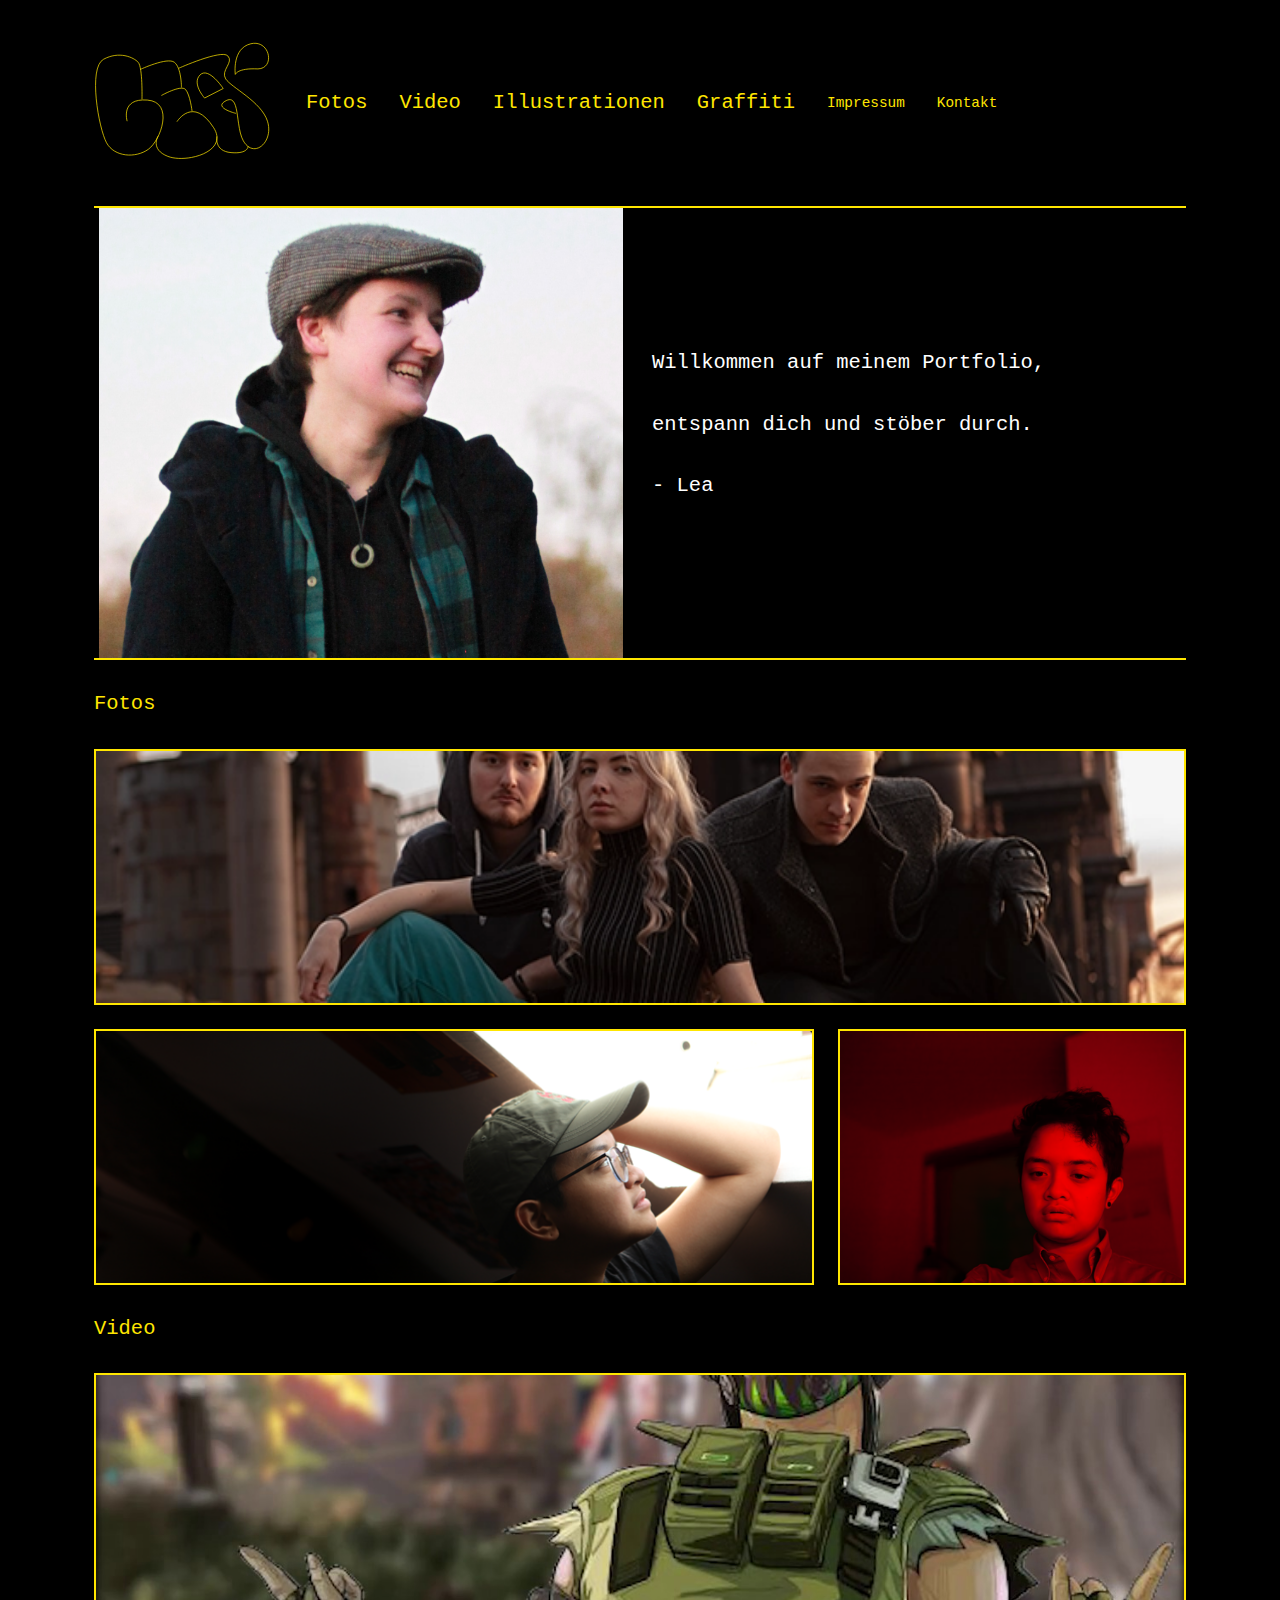
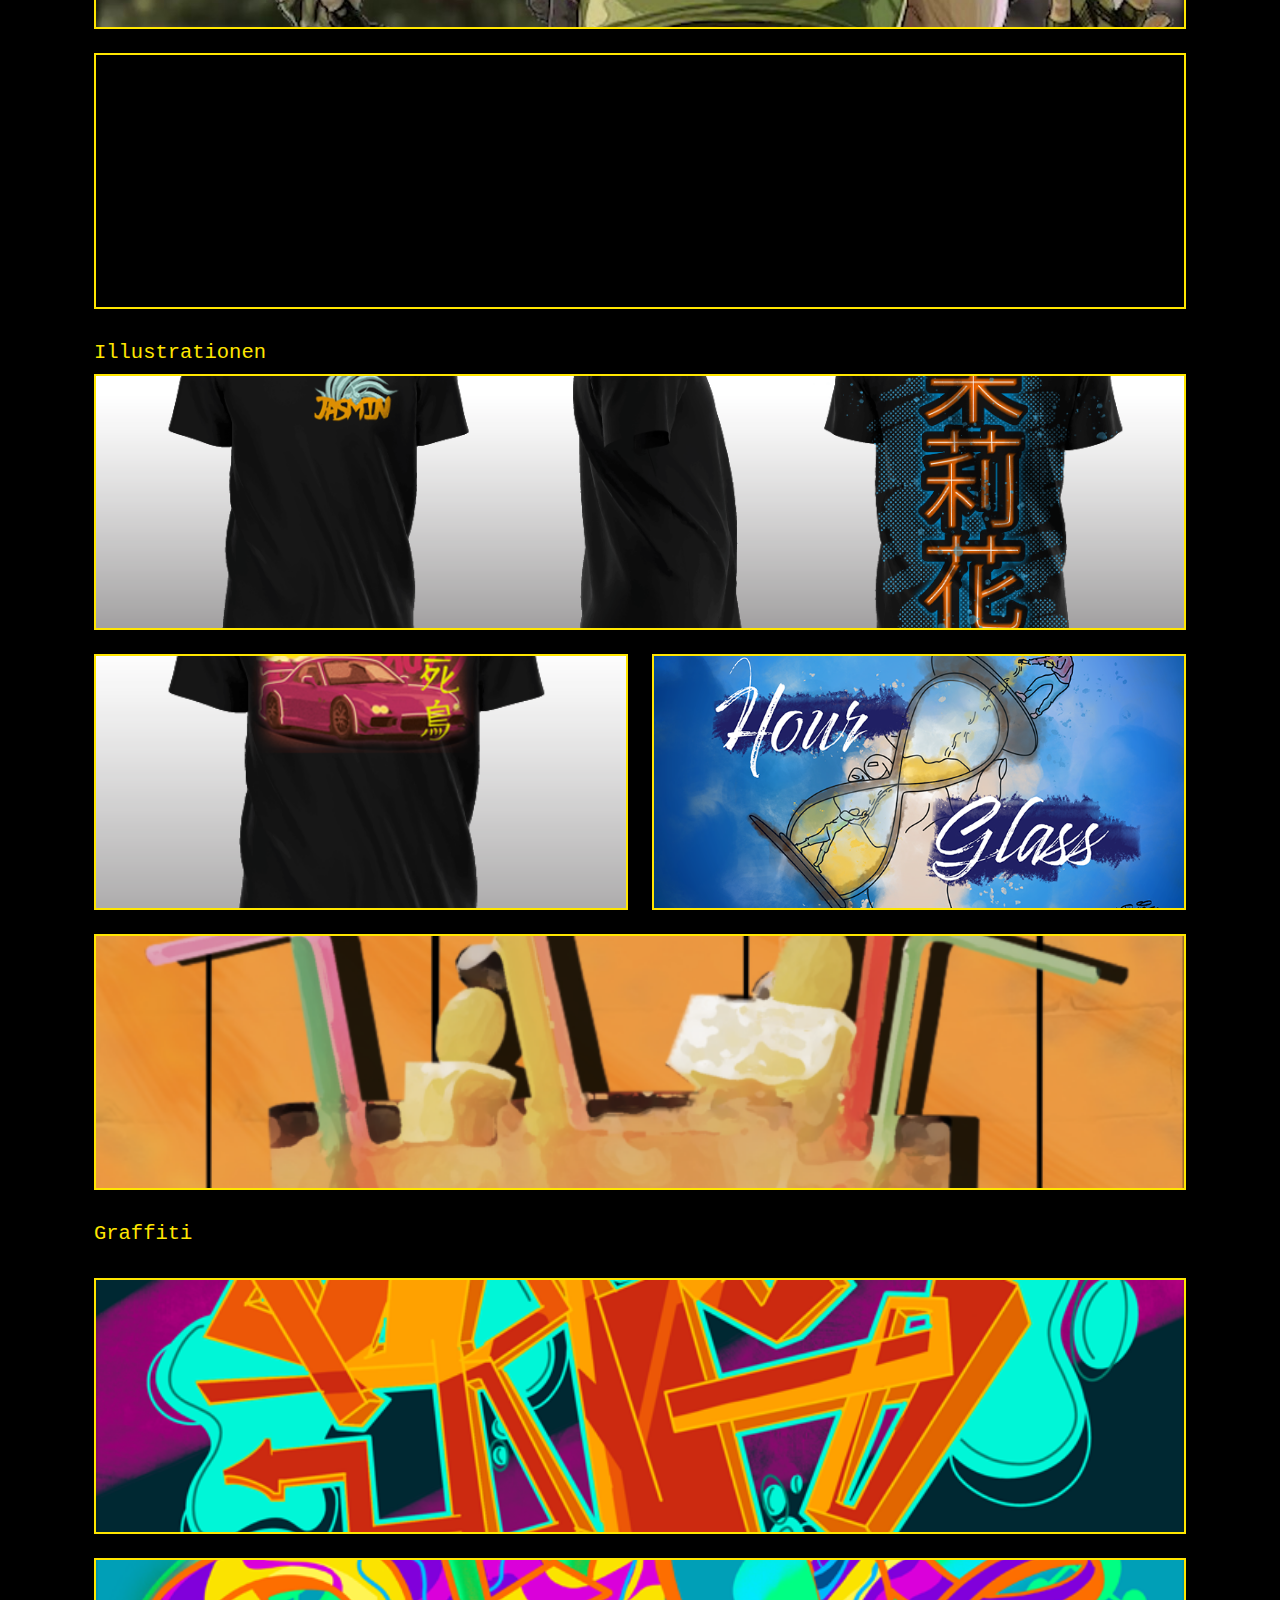
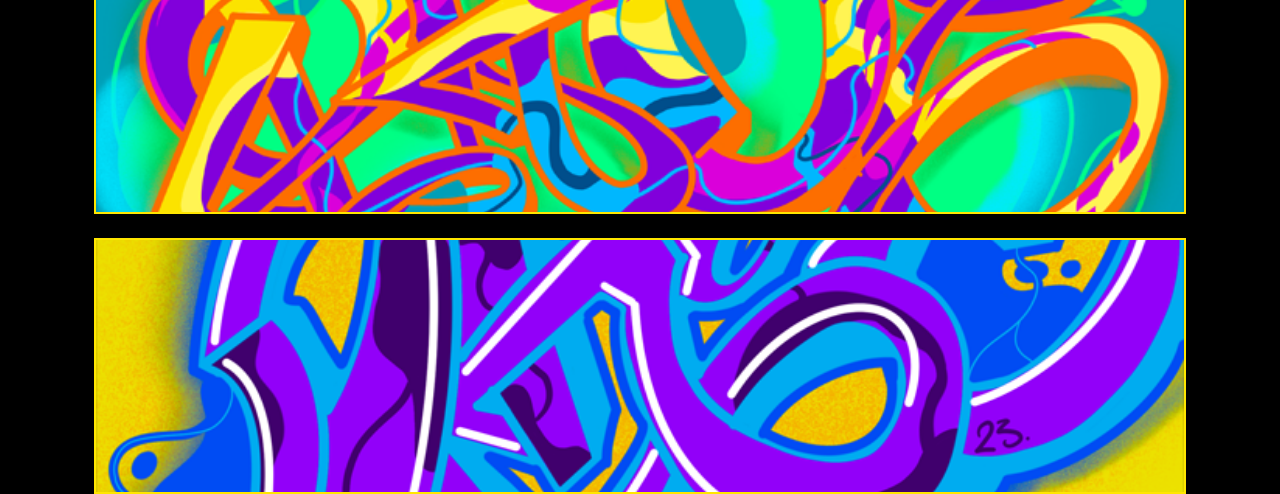
<file: index.html>
<!DOCTYPE html>
<html lang="de">
<head>
    <meta charset="UTF-8">
    <meta name="viewport" content="width=device-width, initial-scale=1.0">
    <link rel="stylesheet" href="./css/bootstrap.css">
    <link rel="stylesheet" href="./style.css">
    <script src="./js/bootstrap.min.js"></script>
    <script src="app.js" defer></script>
    <link rel="icon" type="image/x-icon" href="/svg/Favicon_logo.svg">
    <title>Lights on</title>
</head>
<body class="container-sm container-md  container-l container-lg container-xl container-xxl ">
  <div class="cursor"></div>
  <nav class="navbar navbar-expand-lg sticky-top d-dm-none">
    <div class="container-fluid ">
      <a class="navbar-brand" href="index.html"><img src="/svg/Logo.svg" class="img-fluid Logo-resize"></a>
      <button class="navbar-toggler collapsed" type="button" data-bs-target="#navbarNav" data-bs-toggle="collapse" data-bs-target="#navbarToggleExternalContent" aria-controls="navbarToggleExternalContent" aria-expanded="false" aria-label="Toggle navigation">
        <span class="toggler-icon top-bar "></span>
        <span class="toggler-icon middle-bar "></span>
        <span class="toggler-icon bottom-bar"></span>
      </button>
      <div class="collapse navbar-collapse" id="navbarNav">
        <ul class="navbar-nav">
          <li class="nav-item">
            <a class="nav-link" aria-current="page" href="#fotos">Fotos</a>
          </li>
          <li class="nav-item">
            <a class="nav-link" href="#video">Video</a>
          </li>
          <li class="nav-item">
            <a class="nav-link" href="#illustrationen">Illustrationen</a>
          </li>
          <li class="nav-item">
            <a class="nav-link" href="#graffiti">Graffiti</a>
          </li>
          <li class="nav-item">
            <a class="nav-link" id="font-footer-size" href="impressum.html">Impressum</a>
          </li>
          <li class="nav-item">
            <a class="nav-link"  id="font-footer-size" href="kontakt.html">Kontakt</a>
          </li>
        </ul>
      </div>
    </div>
  </nav>  
  <header role="header">
            


          <div class="card text-bg-dark d-md-none d-lg-none d-xxl-none">
            <div class="container-gradient">
            <div class="gradient"> </div>
            <img src="./png/Das-bin-ich.png" class="card-img border-image" alt= "Das-bin-ich">
            </div>
            <div class="card-img-overlay">
              <p class="card-text">Willkommen auf meinem Portfolio,<br><br>
                entspann dich und stöber durch. </p>
              <p class="card-text"><small>- Lea</small></p>
            </div>
          </div>

          <!-- DESKTOP -->
          <div class="d-none d-xs-none d-sm-none d-md-flex">
          <div class="container-l container-lg container-md container-xl container-xxl">
            <div class="line" >
            <div class="row align-items-start gx-4">
              <div class="col">
                <img src="./png/ich-lg.png" id="img-lg" class="img-fluid-2 img-fluid" alt="ich">
              </div>
              <div class="col align-self-center">
                <p id="textFlow">Willkommen auf meinem Portfolio,<br><br>
                  entspann dich und stöber durch.
                  <br> 
               <br> - Lea</p>
              </div>
            </div>
          </div>
          </div>


          </div>


    </header>
    <main>
      

          <p id="fotos" class="h3 container-fluid">Fotos</p>
          <div class="d-none d-xs-none d-md-block container-lg container-md container-xl container-xxl">
          <div class="row  gx-4 gy-4 g-2 ">
          <div class=" img-container position-relative">
            <div class="img-overlay position-absolute">
              <a href="rotes-licht.html" class="position-absolute button">Mehr erfahren.</a>
            </div>
            <img src="./png/Gang.webp" class=" d-block img-fluid border-img"  alt="Portrait Menschen Landschaftspark">
          </div>

            <div class="col-8 ">
              <div class=" img-container position-relative">
                <div class="img-overlay position-absolute">
                  <a href="Bildstil.html" class="position-absolute button">Mehr erfahren.</a>
                </div>            
              <img src="./png/nave.png" class="d-block img-fluid border-img"  alt="Mensch aus Fenster schauend">
            </div>
            </div>
            <div class="col-4 ">
              <div class=" img-container position-relative">
                <div class="img-overlay position-absolute">
                  <a href="My-world-is-red.html" class="position-absolute button">Mehr erfahren.</a>
                </div>  
              <img src="./png/Nave_2_Rotes-licht.png" class="img-fluid border-img"  alt="Rotes Licht portrait">
              </div>
            </div>
          </div>
          </div>


        <!--- Mobile -->
          <div id="sliderParent1" class="wrapper d-md-none d-lg-none d-xxl-none">
            <img id="left" class="controls" src="./svg/arrow_left.svg">
            <div  id="carousel" class="carousel slide">
              <a href="Bildstil.html">  
              <img src="./png/nave.png"id="carouselClass" alt="Pfeil" class="none-active" alt="Portrait Menschen Landschaftspark" draggable="false">                     
            </a>
              <a href="rotes-licht.html">
                <img src="./png/Gang.webp"id="carouselClass" class="none-active active" alt="Mensch aus Fenster schauend" draggable="false">
              </a>
              <a href="My-world-is-red.html">
              <img src="./png/Nave_2_Rotes-licht.png" id="carouselClass" class="none-active" alt="Rotes Licht portrait" draggable="false">
            </a>
            </div>
            <img id="right" alt="Pfeil" class="controls" src="./svg/arrow_right.svg">
          </div>
        </div>

        

          <p id="video" class="h3 container-fluid">Video</p>
          <div class="d-none d-xs-none d-md-block container-lg container-md container-xl container-xxl">
            <div class="row gx-4 gy-4 g-2">
              <div>
                <div class=" img-container position-relative">
                  <div class="img-overlay position-absolute">
                    <a href="apex-video.html" class="position-absolute button">Mehr erfahren.</a>
                  </div>
              <img src="./png/apex-legend.jpg" class="img-fluid border-img "  alt="coming soon">
                </div>
            </div>
              <div class="col">
                <div class=" img-container position-relative">
                  <div class="img-overlay position-absolute">
                    <a href="index.html" class="position-absolute button">Coming Soon</a>
                  </div>
                <img src="./png/Coming soon.png" class="img-fluid border-img "  alt="coming soon">
                </div>
              </div>
  
  
  
  
            </div>
  
  
            </div>

         <!--- Mobile -->
         
          <div id="sliderParent2" class="wrapper d-md-none d-lg-none d-xxl-none">
            <img id="left" class="controls" src="./svg/arrow_left.svg">
            <div  id="carousel" alt="Pfeil" class="carousel slide">
              
              <img src="./png/Coming soon_2.png" id="carouselClass5" class="none-active" alt="coming soon" draggable="false"> 
              <a href="apex-video.html">
              <img src="./png/apex-legend.jpg" id="carouselClass6" class="none-active active" alt="coming soon" draggable="false">
            </a>
              <img src="./png/Coming soon_2.png" id="carouselClass6" class="none-active active" alt="coming soon" draggable="false">


            </div>
            <img id="right" alt="Pfeil" class="controls" src="./svg/arrow_right.svg">
          </div>
        </div>
        
          <p id="illustrationen" class="h3 container-fluid">Illustrationen</p>
          <div class="d-none d-xs-none d-md-block container-lg container-md container-xl container-xxl">
            <div class="row gx-4 gy-4 g-2">
              <div class="container-fluid">
                <div class=" img-container position-relative">
                  <div class="img-overlay position-absolute">
                    <a href="Japanese-inspired-T-shirt.html" class="position-absolute button">Mehr erfahren.</a>
                  </div>  
              <img src="./png/Jasmin design_Tshirt.png" class="img-fluid border-img"  alt="Tshirt Design">
                </div>
            </div>

              <div class="col">
                <div class=" img-container position-relative">
                  <div class="img-overlay position-absolute">
                    <a href="Car-Tshirt-design.html" class="position-absolute button">Mehr erfahren.</a>
                  </div>  
                <img src="./png/Tshirt_Car_1_Design.png" class="img-fluid border-img"  alt="Tshirt Design">
                </div>
              </div>
              <div class="col">
                <div class=" img-container position-relative">
                  <div class="img-overlay position-absolute">
                    <a href="Hourglass.html" class="position-absolute button">Mehr erfahren.</a>
                  </div>  
                <img src="./png/Hourglass.png" class="img-fluid border-img" alt="Illustration mit Sanduhr">
                </div>
              </div>

              <div>
                <div class="col">
                  <div class=" img-container position-relative">
                    <div class="img-overlay position-absolute">
                      <a href="Himbeer-cocktail.html" class="position-absolute button">Mehr erfahren.</a>
                    </div>  
                  <img src="./png/Himbeer-cocktail-724x1024.png" class="img-fluid border-img"  alt="Himbeer-cocktail">
                  </div>
                </div>

  
  
              </div>
            </div>
  
  
            </div>

           <!--- Mobile -->
          <div id="sliderParent3" class="wrapper d-md-none d-lg-none d-xxl-none">
            <img id="left" class="controls" src="./svg/arrow_left.svg">
            <div  id="carousel" class="carousel slide">
              
             <a href="Japanese-inspired-T-shirt.html">
              <img src="./png/Jasmin design_Tshirt.png" id="carouselClass10" class="none-active" alt="Tshirt Design" draggable="false"> 
            </a>
            <a href="Car-Tshirt-design.html">
              <img src="./png/Tshirt_Car_1_Design.png" id="carouselClass11" class="none-active active" alt="Tshirt Design" draggable="false">
            </a>
            <a href="Hourglass.html">
              <img src="./png/Hourglass.png" id="carouselClass13" class="none-active" alt="Illustration mit Sanduhr" draggable="false">
            </a>
            <a href="Himbeer-cocktail.html">
              <img src="./png/Himbeer-cocktail-724x1024.png" id="carouselClass13" class="none-active" alt="Himbeer-cocktail" draggable="false">
            </a>
            </div>
            <img id="right" class="controls" src="./svg/arrow_right.svg">
          </div>
        </div>

       

          <p id="graffiti" class="h3 container-fluid">Graffiti</p>
          <div class="d-none d-xs-none d-md-block container-lg container-md container-xl container-xxl">
            <div class="row g-2 gy-4">
              <div class="">
                <div class=" img-container position-relative">
                  <div class="img-overlay position-absolute">
                    <a href="Graffiti-Rotes.html" class="position-absolute button">Mehr erfahren.</a>
                  </div>  
              <img src="./png/Rotes_Graffiti_Phoe.png" class="img-fluid border-img"  alt="garffiti">
                </div>
            </div>
              <div class="">
                <div class=" img-container position-relative">
                  <div class="img-overlay position-absolute">
                    <a href="Graffiti-Phoe-eins.html" class="position-absolute button">Mehr erfahren.</a>
                  </div>  
                <img src="./png/Phoe_Graffiti_1.png" class="img-fluid border-img"  alt="garffiti">
                </div>
              </div>
              <div class="">
                <div class=" img-container position-relative">
                  <div class="img-overlay position-absolute">
                    <a href="Graffiti-Phoe-zwei.html" class="position-absolute button">Mehr erfahren.</a>
                  </div>  
                <img src="./png/Phoe_Graffiti_2.png" class="img-fluid cut-img border-img"  alt="garffiti">
                </div>
              </div>
  
  
  
  
            </div>
  
  
            </div>


        <!--- Mobile -->
          
          <div id="sliderParent4" class="wrapper d-md-none d-lg-none d-xxl-none">
            <img id="left" class="controls" src="./svg/arrow_left.svg">
            <div  id="carousel" class="carousel slide">
              <a href="Graffiti-Rotes.html">
              <img src="./png/Rotes_Graffiti_Phoe.png" id="carouselClass15" class="none-active" alt="garffiti" draggable="false"> 
            </a>
          <a href="Graffiti-Phoe-eins.html">
              <img src="./png/Phoe_Graffiti_1.png" id="carouselClass16" class="none-active active" alt="garffiti" draggable="false">
            </a>
            <a href="Graffiti-Phoe-zwei.html">
              <img src="./png/Phoe_Graffiti_2.png" id="carouselClass17" class="none-active" alt="garffiti" draggable="false">
            </a>

            </div>
            <img id="right" class="controls" src="./svg/arrow_right.svg">
          </div>
        </div>
      </div>

      <!--- Mobile -->
  
    </main>

    <footer>

    </footer>
</body>
</html>
</file>
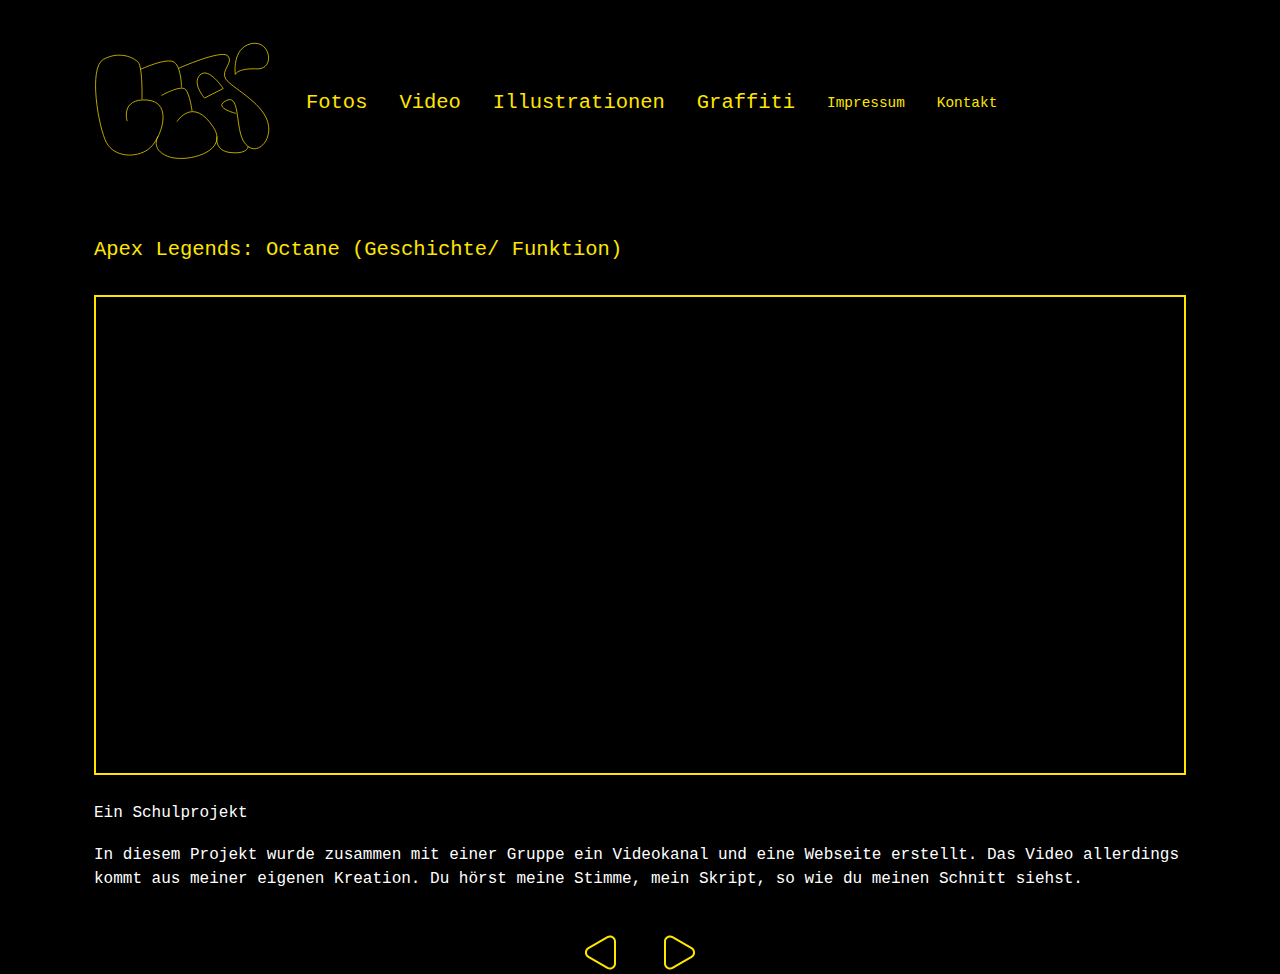
<file: apex-video.html>
<!DOCTYPE html>
<html lang="de">
<head>
    <meta charset="UTF-8">
    <meta name="viewport" content="width=device-width, initial-scale=1.0">
    <link rel="stylesheet" href="./css/bootstrap.css">
    <link rel="stylesheet" href="./style.css">
    <script src="./js/bootstrap.min.js"></script>
    <script src="app.js" defer></script>
    <link rel="icon" type="image/x-icon" href="/svg/Favicon_logo.svg">
    <title>Lights on</title>
</head>
<body class="container-sm container-md  container-l container-lg container-xl container-xxl ">
  <nav class="navbar navbar-expand-lg d-dm-none sticky-top">
    <div class="container-fluid">
      <a class="navbar-brand" href="index.html"><img src="/svg/Logo.svg" class="img-fluid Logo-resize"></a>
      <button class="navbar-toggler collapsed" type="button" data-bs-target="#navbarNav" data-bs-toggle="collapse" data-bs-target="#navbarToggleExternalContent" aria-controls="navbarToggleExternalContent" aria-expanded="false" aria-label="Toggle navigation">
        <span class="toggler-icon top-bar "></span>
        <span class="toggler-icon middle-bar "></span>
        <span class="toggler-icon bottom-bar"></span>
      </button>
      <div class="collapse navbar-collapse" id="navbarNav">
        <ul class="navbar-nav">
          <li class="nav-item">
            <a class="nav-link" aria-current="page" href="index.html#fotos">Fotos</a>
          </li>
          <li class="nav-item">
            <a class="nav-link" href="index.html#video">Video</a>
          </li>
          <li class="nav-item">
            <a class="nav-link" href="index.html#illustrationen">Illustrationen</a>
          </li>
          <li class="nav-item">
            <a class="nav-link" href="index.html#graffiti">Graffiti</a>
          </li>
          <li class="nav-item">
            <a class="nav-link" id="font-footer-size" href="impressum.html">Impressum</a>
          </li>
          <li class="nav-item">
            <a class="nav-link"  id="font-footer-size" href="kontakt.html">Kontakt</a>
          </li>
        </ul>
      </div>
    </div>
  </nav>
  <header role="header">        


    </header>
    <main>
      <div class="container-sm ">

        <p id="headline" class="h3">Apex Legends: Octane (Geschichte/ Funktion)
        </p>
        <div class="row gx gy">
        <div class="col"> 
          <iframe width="560" height="315" src="https://www.youtube.com/embed/bohUpTHQQ_8?si=DWmJ1vWuzecP9-Fi" title="YouTube video player" frameborder="0" allow="accelerometer; autoplay; clipboard-write; encrypted-media; gyroscope; picture-in-picture; web-share" class="img-fluid img-fluid-2 border-img"  allowfullscreen></iframe>
      
      <div class="">
        <p class="caption">Ein Schulprojekt
        </p>
      
        <p>In diesem Projekt wurde zusammen mit einer Gruppe ein Videokanal und eine Webseite erstellt. Das Video allerdings kommt aus meiner eigenen Kreation.
          Du hörst meine Stimme, mein Skript, so wie du meinen Schnitt siehst.
      </div>
        </div>


        
        </div>
        <div class="position-relative mt-4 d-flex justify-content-center align-item-center">
          <a href="My-world-is-red.html">
            <img src="./svg/arrow_left.svg" alt="arrow_left">
          </a>
          <a href="Japanese-inspired-T-shirt.html">
            <img src="./svg/arrow_right.svg" class="ms-5 cursor" alt="arrow_right">
          </a>
          </div>
    </main>
</body>
</html>
</file>
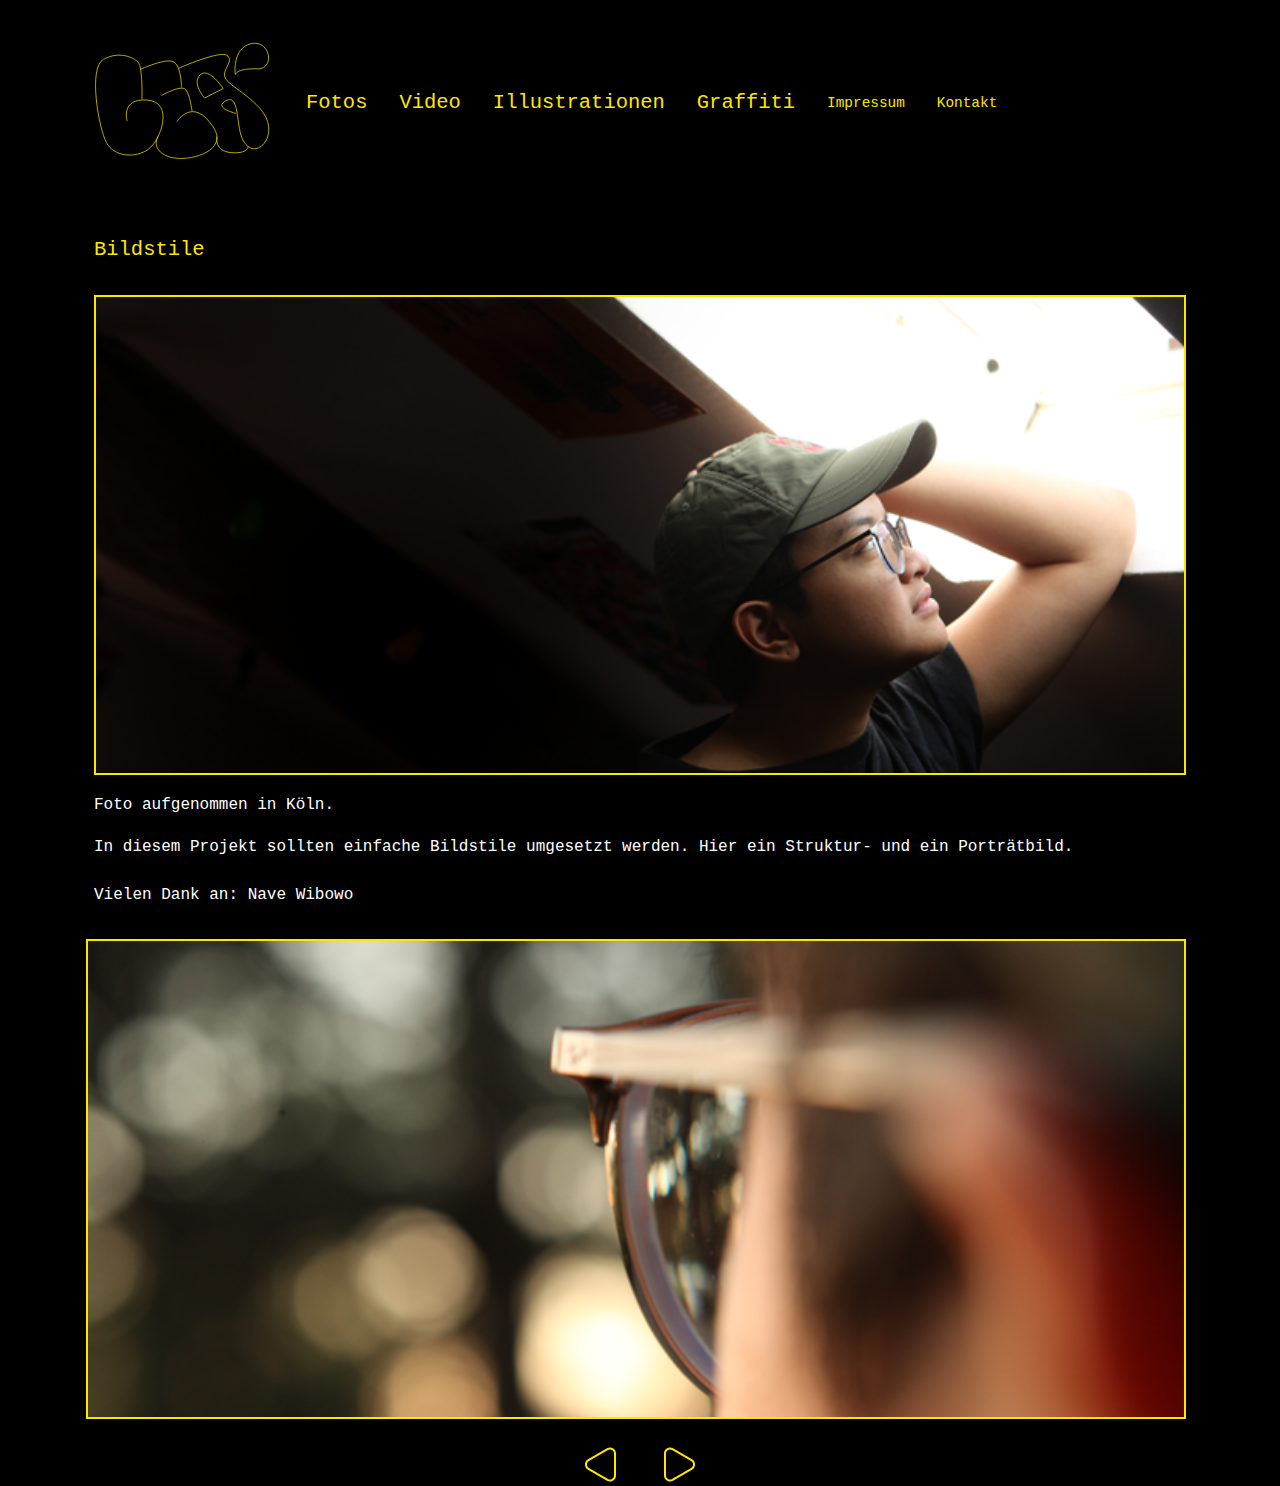
<file: Bildstil.html>
<!DOCTYPE html>
<html lang="de">
<head>
    <meta charset="UTF-8">
    <meta name="viewport" content="width=device-width, initial-scale=1.0">
    <link rel="stylesheet" href="./css/bootstrap.css">
    <link rel="stylesheet" href="./style.css">
    <script src="./js/bootstrap.min.js"></script>
    <script src="app.js" defer></script>
    <link rel="icon" type="image/x-icon" href="/svg/Favicon_logo.svg">
    <title>Lights on</title>
</head>
<body class="container-sm container-md  container-l container-lg container-xl container-xxl ">
  <nav class="navbar navbar-expand-lg d-dm-none sticky-top">
    <div class="container-fluid">
      <a class="navbar-brand" href="index.html"><img src="/svg/Logo.svg" class="img-fluid Logo-resize"></a>
      <button class="navbar-toggler collapsed" type="button" data-bs-target="#navbarNav" data-bs-toggle="collapse" data-bs-target="#navbarToggleExternalContent" aria-controls="navbarToggleExternalContent" aria-expanded="false" aria-label="Toggle navigation">
        <span class="toggler-icon top-bar "></span>
        <span class="toggler-icon middle-bar "></span>
        <span class="toggler-icon bottom-bar"></span>
      </button>
      <div class="collapse navbar-collapse" id="navbarNav">
        <ul class="navbar-nav">
          <li class="nav-item">
            <a class="nav-link" aria-current="page" href="index.html#fotos">Fotos</a>
          </li>
          <li class="nav-item">
            <a class="nav-link" href="index.html#video">Video</a>
          </li>
          <li class="nav-item">
            <a class="nav-link" href="index.html#illustrationen">Illustrationen</a>
          </li>
          <li class="nav-item">
            <a class="nav-link" href="index.html#graffiti">Graffiti</a>
          </li>
          <li class="nav-item">
            <a class="nav-link" id="font-footer-size" href="impressum.html">Impressum</a>
          </li>
          <li class="nav-item">
            <a class="nav-link"  id="font-footer-size" href="kontakt.html">Kontakt</a>
          </li>
        </ul>
      </div>
    </div>
  </nav>
  <header role="header">        


    </header>
    <main>
      <div class="container-sm ">

        <p id="headline" class="h3">Bildstile</p>
        <div class="row gx gy">
        <div class="col">  
        <img src="./png/nave.png"  class="img-fluid img-fluid-2 border-img" alt="Mensch aus Fenster schauend" draggable="false"></a>
      
      <div class="">
        <p class="caption">Foto aufgenommen in Köln.
        </p>
      
        <p>In diesem Projekt sollten einfache Bildstile umgesetzt werden. Hier ein Struktur- und ein Porträtbild.

          <br> 
          <br>
          Vielen Dank an: Nave Wibowo</p>
      </div>
        </div>

        <div class="row  gx-2  gy-2 align-item-start justify-content-start container-sm container-md container-l container-xxl">
          <div class="col ">
            <img src="./png/Struktur.png"  class="img-fluid img-fluid-2 border-img" alt="Brille und unschärfe" draggable="false"></a>
          </div>
       
          </div>


        
        </div>
        <div class="position-relative mt-4 d-flex justify-content-center align-item-center">
          <a href="rotes-licht.html">
            <img src="./svg/arrow_left.svg" alt="arrow_left">
          </a>
          <a href="My-world-is-red.html">
            <img src="./svg/arrow_right.svg" class="ms-5 cursor" alt="arrow_right">
          </a>
          </div>
    </main>
</body>
</html>
</file>
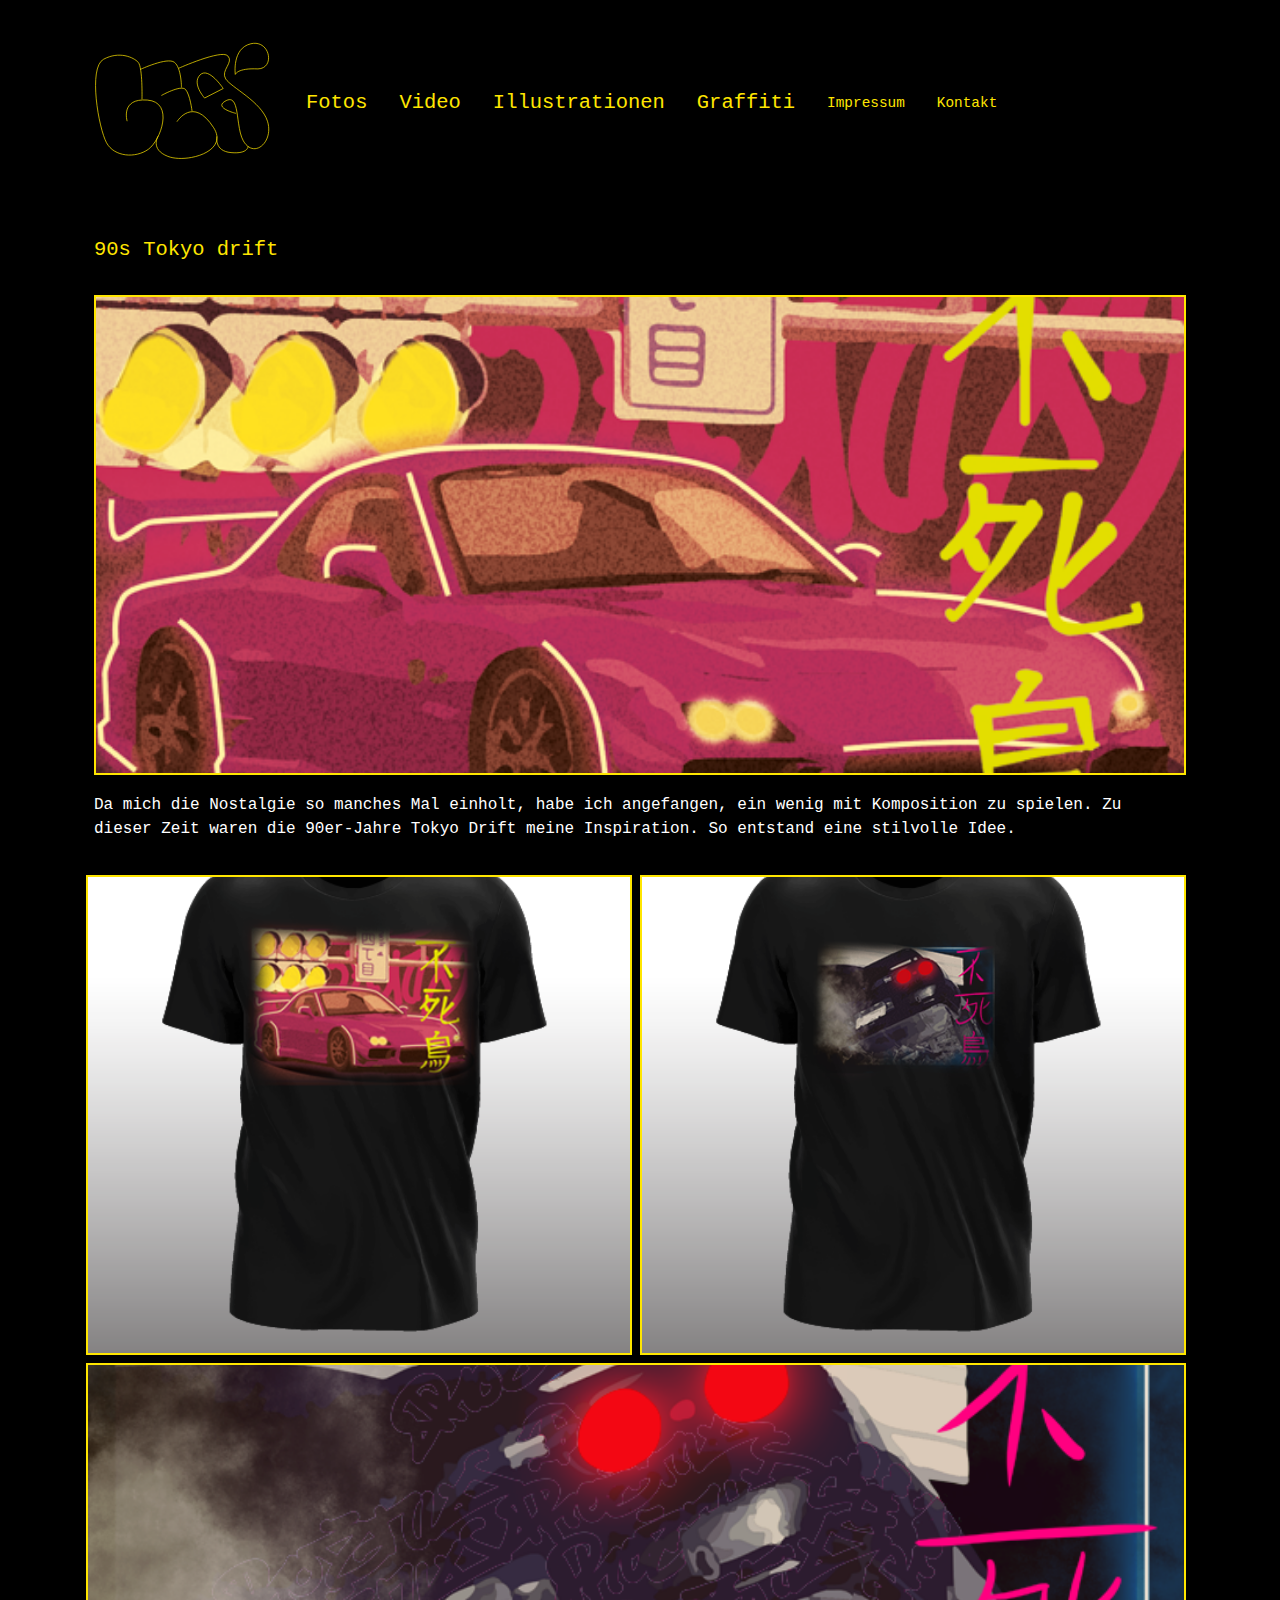
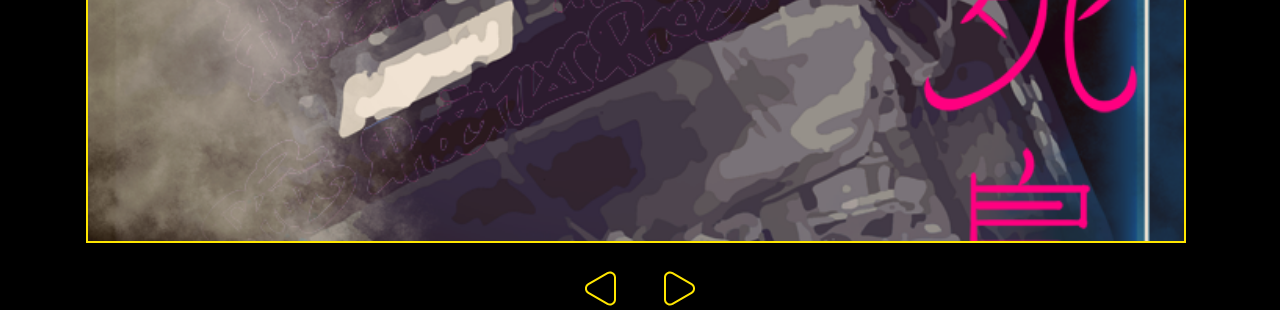
<file: Car-Tshirt-design.html>
<!DOCTYPE html>
<html lang="de">
<head>
    <meta charset="UTF-8">
    <meta name="viewport" content="width=device-width, initial-scale=1.0">
    <link rel="stylesheet" href="./css/bootstrap.css">
    <link rel="stylesheet" href="./style.css">
    <script src="./js/bootstrap.min.js"></script>
    <script src="app.js" defer></script>
    <link rel="icon" type="image/x-icon" href="/svg/Favicon_logo.svg">
    <title>Lights on</title>
</head>
<body class="container-sm container-md  container-l container-lg container-xl container-xxl ">
  <nav class="navbar navbar-expand-lg d-dm-none sticky-top">
    <div class="container-fluid">
      <a class="navbar-brand" href="index.html"><img src="/svg/Logo.svg" class="img-fluid Logo-resize"></a>
      <button class="navbar-toggler collapsed" type="button" data-bs-target="#navbarNav" data-bs-toggle="collapse" data-bs-target="#navbarToggleExternalContent" aria-controls="navbarToggleExternalContent" aria-expanded="false" aria-label="Toggle navigation">
        <span class="toggler-icon top-bar "></span>
        <span class="toggler-icon middle-bar "></span>
        <span class="toggler-icon bottom-bar"></span>
      </button>
      <div class="collapse navbar-collapse" id="navbarNav">
        <ul class="navbar-nav">
          <li class="nav-item">
            <a class="nav-link" aria-current="page" href="index.html#fotos">Fotos</a>
          </li>
          <li class="nav-item">
            <a class="nav-link" href="index.html#video">Video</a>
          </li>
          <li class="nav-item">
            <a class="nav-link" href="index.html#illustrationen">Illustrationen</a>
          </li>
          <li class="nav-item">
            <a class="nav-link" href="index.html#graffiti">Graffiti</a>
          </li>
          <li class="nav-item">
            <a class="nav-link" id="font-footer-size" href="impressum.html">Impressum</a>
          </li>
          <li class="nav-item">
            <a class="nav-link"  id="font-footer-size" href="kontakt.html">Kontakt</a>
          </li>
        </ul>
      </div>
    </div>
  </nav>
  <header role="header">        


    </header>
    <main>
      <div class="container-sm ">

        <p id="headline" class="h3">90s Tokyo drift</p>
        <div class="row gx gy">
        <div class="col">  
        <img src="./png/Tshirt_Car_1_Design_Print.png"  class="img-fluid img-fluid-2 border-img" alt="Illustration von einem Auto" draggable="false"></a>
      
      <div class="">
        <p class="caption">
          Da mich die Nostalgie so manches Mal einholt, habe ich angefangen, ein wenig mit Komposition zu spielen. Zu dieser Zeit waren die 90er-Jahre Tokyo Drift meine Inspiration. So entstand eine stilvolle Idee.
          </p>
      </div>
        </div>

        <div class="row  gx-2  gy-2 align-item-start justify-content-start container-sm container-md container-l container-xxl">
          <div class="col ">
            <img src="./png/Tshirt_Car_1_Design.png"  class="img-fluid img-fluid-2 border-img" alt="T-shirt Design" draggable="false"></a>
          </div>
          <div class="col ">
            <img src="./png/Tshirt_Car_2_Design.png"  class="img-fluid  img-fluid-2 border-img" alt="T-shirt Design" draggable="false"></a>
          </div>
          <div>
            <img src="./png/Tshirt_Car_2_Design_Print.png"  class="img-fluid img-fluid-2 border-img" alt="illustration von einem Auto" draggable="false"></a>
          </div>
          </div>


        
        </div>


        
        </div>
        <div class="position-relative  mt-4 d-flex justify-content-center align-item-center">
          <a href="Japanese-inspired-T-shirt.html">
            <img src="./svg/arrow_left.svg" alt="arrow_left">
          </a>
          <a href="Hourglass.html">
            <img src="./svg/arrow_right.svg" class="ms-5" alt="arrow_right">
          </a>
          </div>
    </main>
</body>
</html>
</file>
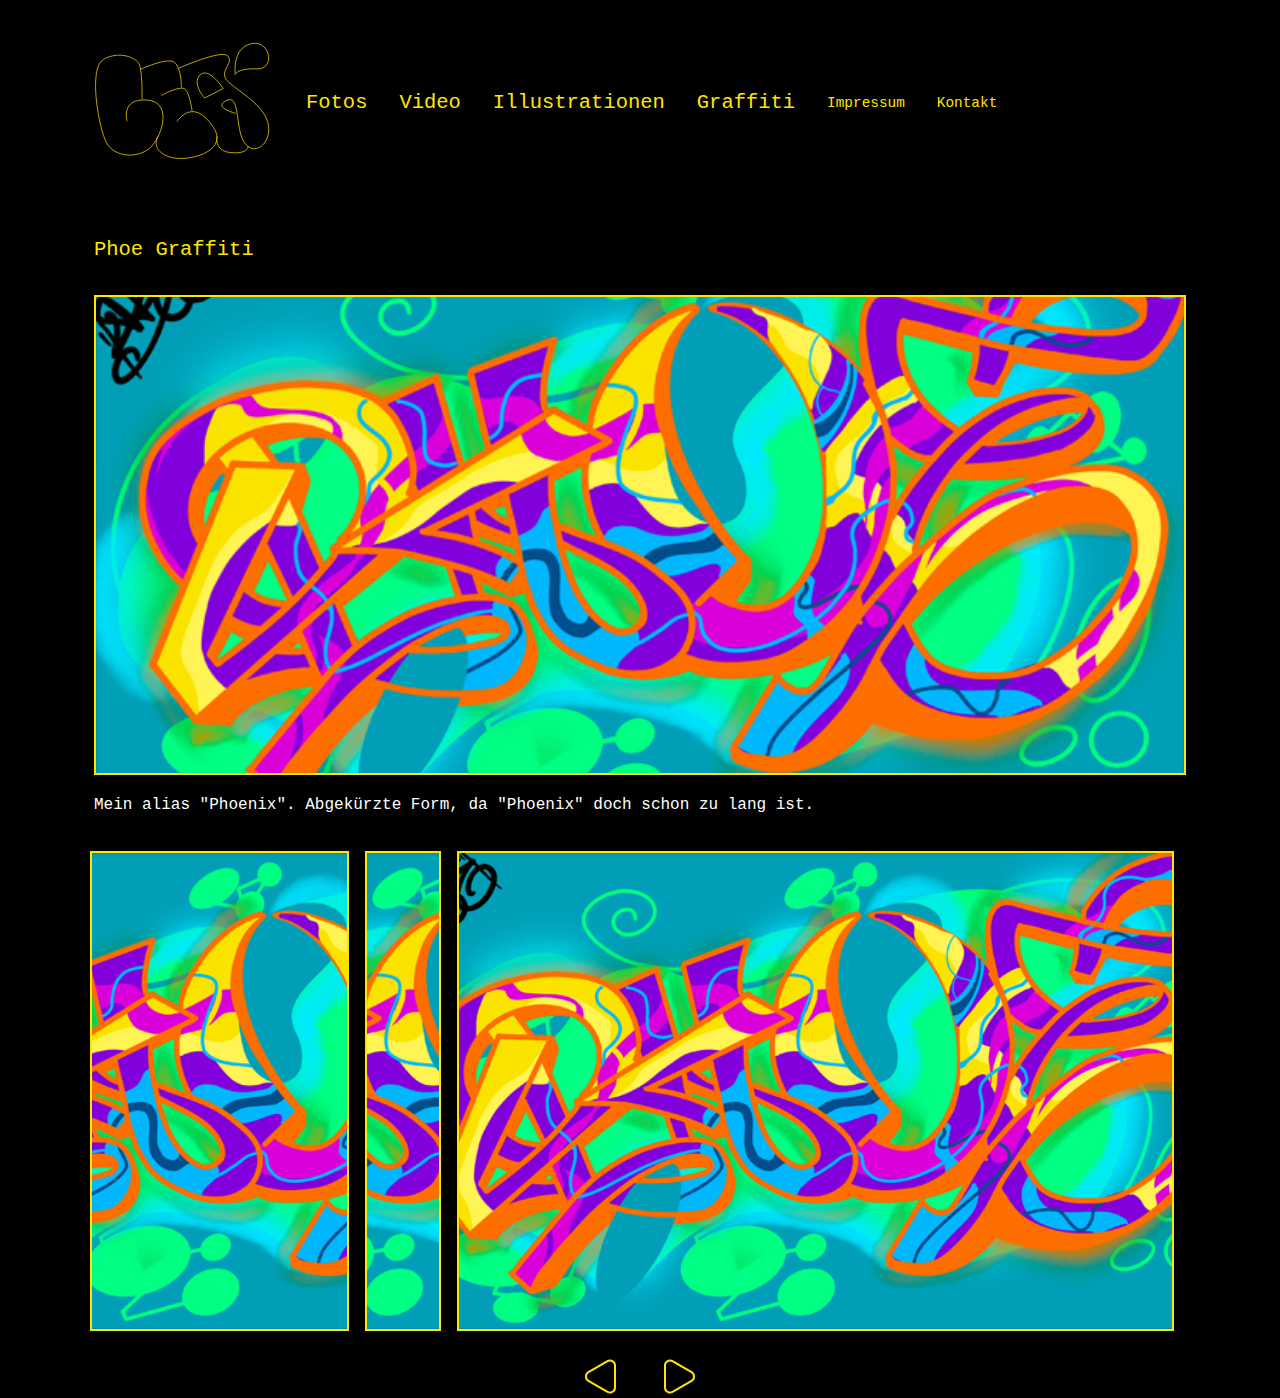
<file: Graffiti-Phoe-eins.html>
<!DOCTYPE html>
<html lang="de">
<head>
    <meta charset="UTF-8">
    <meta name="viewport" content="width=device-width, initial-scale=1.0">
    <link rel="stylesheet" href="./css/bootstrap.css">
    <link rel="stylesheet" href="./style.css">
    <script src="./js/bootstrap.min.js"></script>
    <script src="app.js" defer></script>
    <link rel="icon" type="image/x-icon" href="/svg/Favicon_logo.svg">
    <title>Lights on</title>
</head>
<body class="container-sm container-md  container-l container-lg container-xl container-xxl ">
  <nav class="navbar navbar-expand-lg d-dm-none sticky-top">
    <div class="container-fluid">
      <a class="navbar-brand" href="index.html"><img src="/svg/Logo.svg" class="img-fluid Logo-resize"></a>
      <button class="navbar-toggler collapsed" type="button" data-bs-target="#navbarNav" data-bs-toggle="collapse" data-bs-target="#navbarToggleExternalContent" aria-controls="navbarToggleExternalContent" aria-expanded="false" aria-label="Toggle navigation">
        <span class="toggler-icon top-bar "></span>
        <span class="toggler-icon middle-bar "></span>
        <span class="toggler-icon bottom-bar"></span>
      </button>
      <div class="collapse navbar-collapse" id="navbarNav">
        <ul class="navbar-nav">
          <li class="nav-item">
            <a class="nav-link" aria-current="page" href="index.html#fotos">Fotos</a>
          </li>
          <li class="nav-item">
            <a class="nav-link" href="index.html#video">Video</a>
          </li>
          <li class="nav-item">
            <a class="nav-link" href="index.html#illustrationen">Illustrationen</a>
          </li>
          <li class="nav-item">
            <a class="nav-link" href="index.html#graffiti">Graffiti</a>
          </li>
          <li class="nav-item">
            <a class="nav-link" id="font-footer-size" href="impressum.html">Impressum</a>
          </li>
          <li class="nav-item">
            <a class="nav-link"  id="font-footer-size" href="kontakt.html">Kontakt</a>
          </li>
        </ul>
      </div>
    </div>
  </nav>
  <header role="header">        


    </header>
    <main>
      <div class="container-sm ">

        <p id="headline" class="h3">Phoe Graffiti</p>
        <div class="row gx gy">
        <div class="col">  
        <img src="./png/Phoe_Graffiti_1.png"  class="img-fluid img-fluid-2 border-img" alt="graffiti" draggable="false"></a>
      
      <div class="">
        <p class="caption">Mein alias "Phoenix". Abgekürzte Form, da "Phoenix" doch schon zu lang ist.
        </p>
      

      </div>
    </div>

    <div class="row  gx-3  gy-2 align-item-start justify-content-start container-sm container-md container-l container-xxl">
      <div class="col-3">
        <img src="./png/Phoe_Graffiti_1.png"  class="img-fluid img-fluid-2 border-img" alt="graffiti" draggable="false"></a>
      </div>
      <div class="col-1">
        <img src="./png/Phoe_Graffiti_1.png"  class="img-fluid  img-fluid-2 border-img" alt="graffiti" draggable="false"></a>
      </div>
      <div class="col-8 ">
        <img src="./png/Phoe_Graffiti_1.png"  class="img-fluid  img-fluid-2 border-img" alt="graffiti" draggable="false"></a>
      </div>
      
      </div>


    
    </div>
    <div class="position-relative mt-4 d-flex justify-content-center align-item-center">
      <a href="Graffiti-Rotes.html">
        <img src="./svg/arrow_left.svg" alt="arrow_left">
      </a>
      <a href="Graffiti-Phoe-zwei.html">
        <img src="./svg/arrow_right.svg" class="ms-5" alt="arrow_right">
      </a>
      </div>
 
    </main>
</body>
</html>
</file>
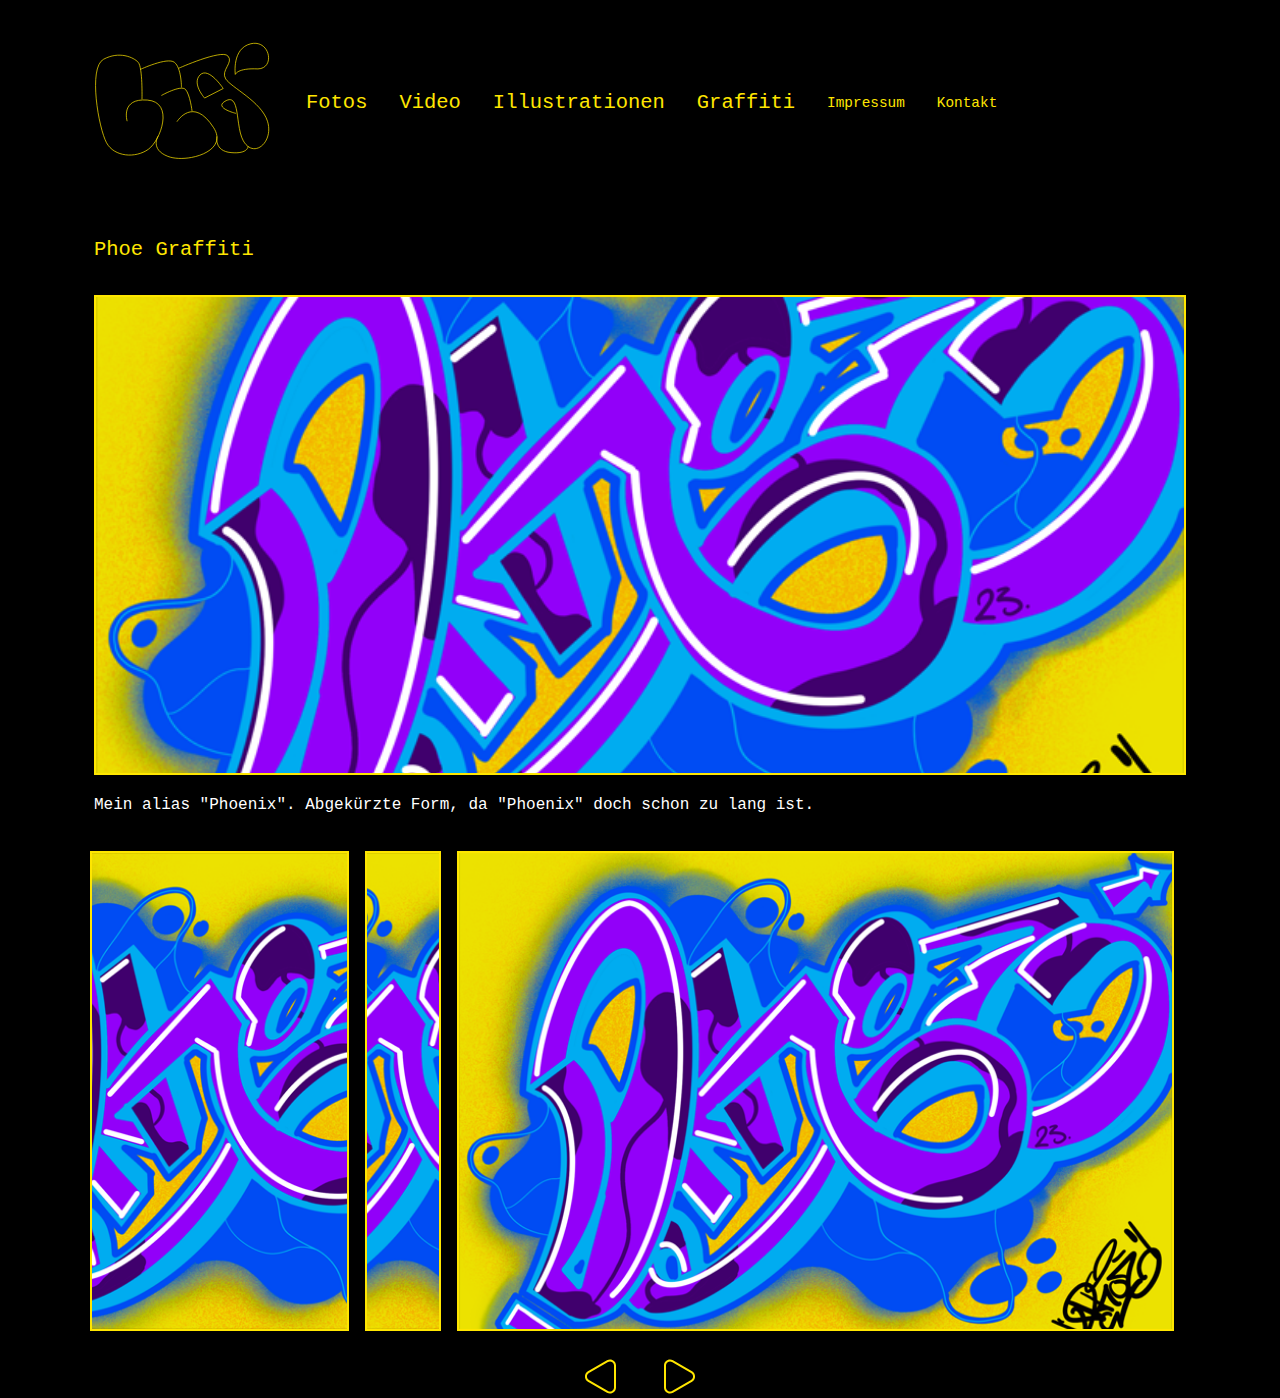
<file: Graffiti-Phoe-zwei.html>
<!DOCTYPE html>
<html lang="de">
<head>
    <meta charset="UTF-8">
    <meta name="viewport" content="width=device-width, initial-scale=1.0">
    <link rel="stylesheet" href="./css/bootstrap.css">
    <link rel="stylesheet" href="./style.css">
    <script src="./js/bootstrap.min.js"></script>
    <script src="app.js" defer></script>
    <link rel="icon" type="image/x-icon" href="/svg/Favicon_logo.svg">
    <title>Lights on</title>
</head>
<body class="container-sm container-md  container-l container-lg container-xl container-xxl ">
  <nav class="navbar navbar-expand-lg d-dm-none sticky-top">
    <div class="container-fluid">
      <a class="navbar-brand" href="index.html"><img src="/svg/Logo.svg" class="img-fluid Logo-resize"></a>
      <button class="navbar-toggler collapsed" type="button" data-bs-target="#navbarNav" data-bs-toggle="collapse" data-bs-target="#navbarToggleExternalContent" aria-controls="navbarToggleExternalContent" aria-expanded="false" aria-label="Toggle navigation">
        <span class="toggler-icon top-bar "></span>
        <span class="toggler-icon middle-bar "></span>
        <span class="toggler-icon bottom-bar"></span>
      </button>
      <div class="collapse navbar-collapse" id="navbarNav">
        <ul class="navbar-nav">
          <li class="nav-item">
            <a class="nav-link" aria-current="page" href="index.html#fotos">Fotos</a>
          </li>
          <li class="nav-item">
            <a class="nav-link" href="index.html#video">Video</a>
          </li>
          <li class="nav-item">
            <a class="nav-link" href="index.html#illustrationen">Illustrationen</a>
          </li>
          <li class="nav-item">
            <a class="nav-link" href="index.html#graffiti">Graffiti</a>
          </li>
          <li class="nav-item">
            <a class="nav-link" id="font-footer-size" href="impressum.html">Impressum</a>
          </li>
          <li class="nav-item">
            <a class="nav-link"  id="font-footer-size" href="kontakt.html">Kontakt</a>
          </li>
        </ul>
      </div>
    </div>
  </nav>
  <header role="header">        


    </header>
    <main>
      <div class="container-sm ">

        <p id="headline" class="h3">Phoe Graffiti</p>
        <div class="row gx gy">
        <div class="col">  
        <img src="./png/Phoe_Graffiti_2.png"  class="img-fluid img-fluid-2 border-img" alt="graffiti" draggable="false"></a>
      
      <div class="">
        <p class="caption">Mein alias "Phoenix". Abgekürzte Form, da "Phoenix" doch schon zu lang ist.
        </p>
      

      </div>
    </div>

    <div class="row  gx-3  gy-2 align-item-start justify-content-start container-sm container-md container-l container-xxl">
      <div class="col-3">
        <img src="./png/Phoe_Graffiti_2.png"  class="img-fluid img-fluid-2 border-img" alt="graffiti" draggable="false"></a>
      </div>
      <div class="col-1">
        <img src="./png/Phoe_Graffiti_2.png"  class="img-fluid  img-fluid-2 border-img" alt="graffiti" draggable="false"></a>
      </div>
      <div class="col-8 ">
        <img src="./png/Phoe_Graffiti_2.png"  class="img-fluid  img-fluid-2 border-img" alt="graffiti" draggable="false"></a>
      </div>
      
      </div>


    
    </div>
    <div class="position-relative mt-4 d-flex justify-content-center align-item-center">
      <a href="Graffiti-Phoe-eins.html">
        <img src="./svg/arrow_left.svg" alt="arrow_left">
      </a>
      <a href="rotes-licht.html">
        <img src="./svg/arrow_right.svg" class="ms-5" alt="arrow_right">
      </a>
      </div>
 
    </main>
</body>
</html>
</file>
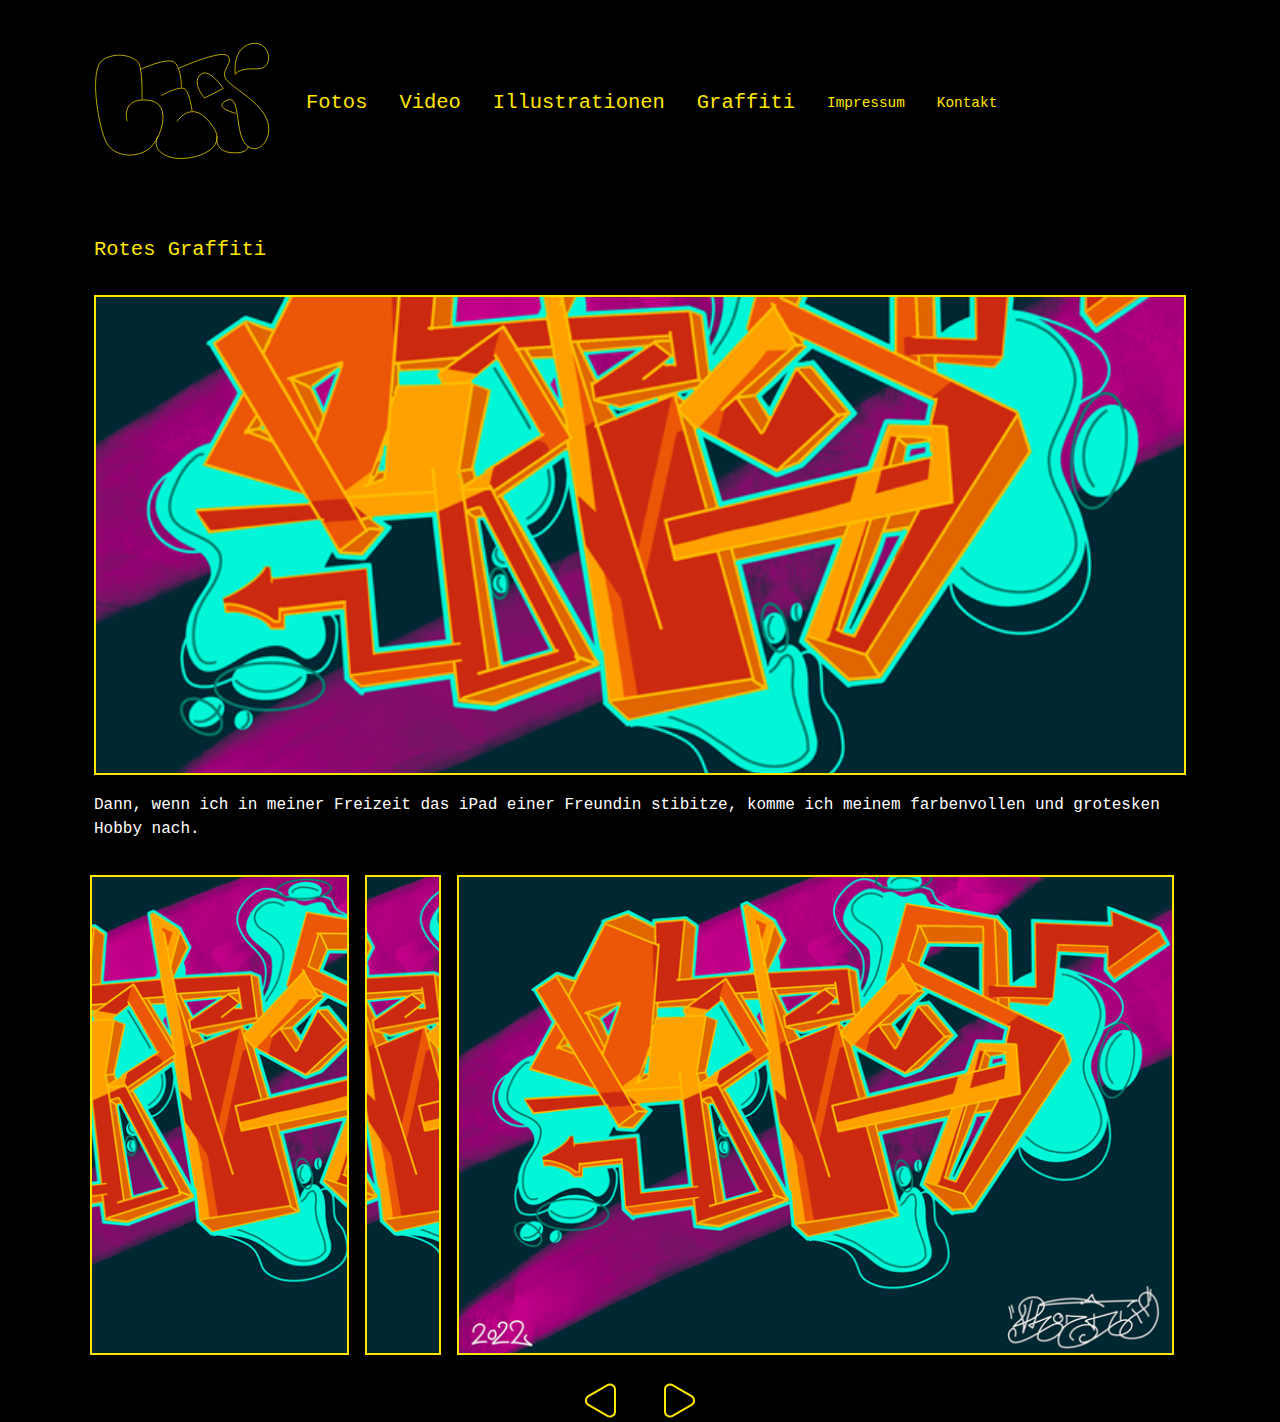
<file: Graffiti-Rotes.html>
<!DOCTYPE html>
<html lang="de">
<head>
    <meta charset="UTF-8">
    <meta name="viewport" content="width=device-width, initial-scale=1.0">
    <link rel="stylesheet" href="./css/bootstrap.css">
    <link rel="stylesheet" href="./style.css">
    <script src="./js/bootstrap.min.js"></script>
    <script src="app.js" defer></script>
    <link rel="icon" type="image/x-icon" href="/svg/Favicon_logo.svg">
    <title>Lights on</title>
</head>
<body class="container-sm container-md  container-l container-lg container-xl container-xxl ">
  <nav class="navbar navbar-expand-lg d-dm-none sticky-top">
    <div class="container-fluid">
      <a class="navbar-brand" href="index.html"><img src="/svg/Logo.svg" class="img-fluid Logo-resize"></a>
      <button class="navbar-toggler collapsed" type="button" data-bs-target="#navbarNav" data-bs-toggle="collapse" data-bs-target="#navbarToggleExternalContent" aria-controls="navbarToggleExternalContent" aria-expanded="false" aria-label="Toggle navigation">
        <span class="toggler-icon top-bar "></span>
        <span class="toggler-icon middle-bar "></span>
        <span class="toggler-icon bottom-bar"></span>
      </button>
      <div class="collapse navbar-collapse" id="navbarNav">
        <ul class="navbar-nav">
          <li class="nav-item">
            <a class="nav-link" aria-current="page" href="index.html#fotos">Fotos</a>
          </li>
          <li class="nav-item">
            <a class="nav-link" href="index.html#video">Video</a>
          </li>
          <li class="nav-item">
            <a class="nav-link" href="index.html#illustrationen">Illustrationen</a>
          </li>
          <li class="nav-item">
            <a class="nav-link" href="index.html#graffiti">Graffiti</a>
          </li>
          <li class="nav-item">
            <a class="nav-link" id="font-footer-size" href="impressum.html">Impressum</a>
          </li>
          <li class="nav-item">
            <a class="nav-link"  id="font-footer-size" href="kontakt.html">Kontakt</a>
          </li>
        </ul>
      </div>
    </div>
  </nav>
  <header role="header">        


    </header>
    <main>
      <div class="container-sm ">

        <p id="headline" class="h3">Rotes Graffiti</p>
        <div class="row gx gy">
        <div class="col">  
        <img src="./png/Rotes_Graffiti_Phoe.png"  class="img-fluid img-fluid-2 border-img" alt="graffiti" draggable="false"></a>
      
      <div class="">
        <p class="caption">Dann, wenn ich in meiner Freizeit das iPad einer Freundin stibitze, komme ich meinem farbenvollen und grotesken Hobby nach.
        </p>
      

      </div>
    </div>

    <div class="row  gx-3  gy-2 align-item-start justify-content-start container-sm container-md container-l container-xxl">
      <div class="col-3">
        <img src="./png/Rotes_Graffiti_Phoe.png"  class="img-fluid img-fluid-2 border-img" alt="graffiti" draggable="false"></a>
      </div>
      <div class="col-1">
        <img src="./png/Rotes_Graffiti_Phoe.png"  class="img-fluid  img-fluid-2 border-img" alt="graffiti" draggable="false"></a>
      </div>
      <div class="col-8 ">
        <img src="./png/Rotes_Graffiti_Phoe.png"  class="img-fluid  img-fluid-2 border-img" alt="graffiti" draggable="false"></a>
      </div>
      
      </div>


    
    </div>
    <div class="position-relative mt-4 d-flex justify-content-center align-item-center">
      <a href="Himbeer-cocktail.html">
        <img src="./svg/arrow_left.svg" alt="arrow_left">
      </a>
      <a href="Graffiti-Phoe-eins.html">
        <img src="./svg/arrow_right.svg" class="ms-5" alt="arrow_right">
      </a>
      </div>
 
    </main>
</body>
</html>
</file>
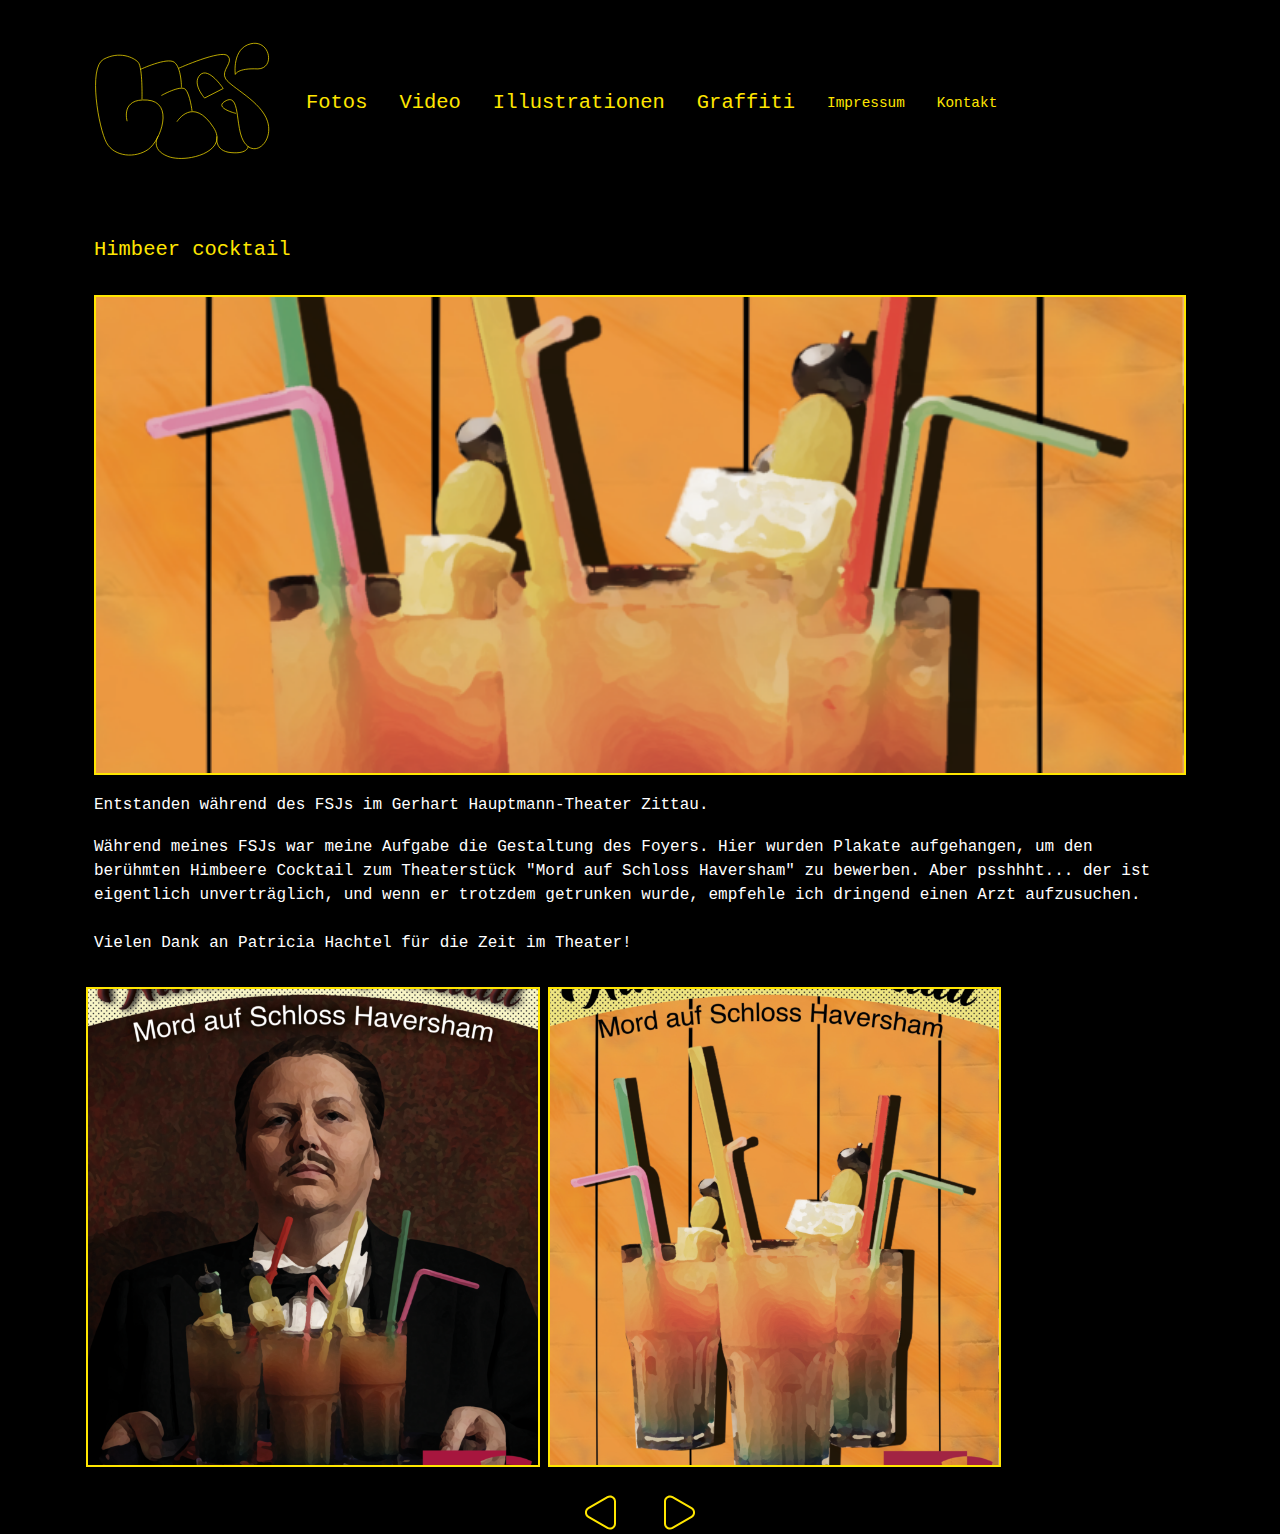
<file: Himbeer-cocktail.html>
<!DOCTYPE html>
<html lang="de">
<head>
    <meta charset="UTF-8">
    <meta name="viewport" content="width=device-width, initial-scale=1.0">
    <link rel="stylesheet" href="./css/bootstrap.css">
    <link rel="stylesheet" href="./style.css">
    <script src="./js/bootstrap.min.js"></script>
    <script src="app.js" defer></script>
    <link rel="icon" type="image/x-icon" href="/svg/Favicon_logo.svg">
    <title>Lights up</title>
</head>
<body class="container-sm container-md  container-l container-lg container-xl container-xxl ">
  <nav class="navbar navbar-expand-lg d-dm-none sticky-top">
    <div class="container-fluid">
      <a class="navbar-brand" href="index.html"><img src="/svg/Logo.svg" class="img-fluid Logo-resize"></a>
      <button class="navbar-toggler collapsed" type="button" data-bs-target="#navbarNav" data-bs-toggle="collapse" data-bs-target="#navbarToggleExternalContent" aria-controls="navbarToggleExternalContent" aria-expanded="false" aria-label="Toggle navigation">
        <span class="toggler-icon top-bar "></span>
        <span class="toggler-icon middle-bar "></span>
        <span class="toggler-icon bottom-bar"></span>
      </button>
      <div class="collapse navbar-collapse" id="navbarNav">
        <ul class="navbar-nav">
          <li class="nav-item">
            <a class="nav-link" aria-current="page" href="index.html#fotos">Fotos</a>
          </li>
          <li class="nav-item">
            <a class="nav-link" href="index.html#video">Video</a>
          </li>
          <li class="nav-item">
            <a class="nav-link" href="index.html#illustrationen">Illustrationen</a>
          </li>
          <li class="nav-item">
            <a class="nav-link" href="index.html#graffiti">Graffiti</a>
          </li>
          <li class="nav-item">
            <a class="nav-link" id="font-footer-size" href="impressum.html">Impressum</a>
          </li>
          <li class="nav-item">
            <a class="nav-link"  id="font-footer-size" href="kontakt.html">Kontakt</a>
          </li>
        </ul>
      </div>
    </div>
  </nav>
  <header role="header">        


    </header>
    <main>
      <div class="container-sm ">

        <p id="headline" class="h3">Himbeer cocktail</p>
        <div class="row gx gy">
        <div class="col">  
        <img src="./png/Himbeer-cocktail-724x1024.png"  class="img-fluid img-fluid-2 border-img" alt="Himbeer-cocktail" draggable="false"></a>
      
      <div class="">
        <p class="caption">Entstanden während des FSJs im Gerhart Hauptmann-Theater Zittau.

        </p>
      
        <p>Während meines FSJs war meine Aufgabe die Gestaltung des Foyers. Hier wurden Plakate aufgehangen, um den berühmten Himbeere Cocktail zum Theaterstück "Mord auf Schloss Haversham" zu bewerben. Aber psshhht... der ist eigentlich unverträglich, und wenn er trotzdem getrunken wurde, empfehle ich dringend einen Arzt aufzusuchen.
          <br> 
          <br>
          Vielen Dank an Patricia Hachtel für die Zeit im Theater!</p>
      </div>
        </div>

        <div class="row  gx-2  gy-2 align-item-start justify-content-start container-sm container-md container-l container-xxl">
          <div class="col-5 ">
            <img src="./png/Arbeitsprobe-ght-722x1024.png"  class="img-fluid img-fluid-2 border-img" alt="Himbeer-cocktail" draggable="false"></a>
          </div>
          <div class="col-5 ">
            <img src="./png/Himbeer-cocktail-724x1024.png"  class="img-fluid img-fluid-2 border-img" alt="Himbeer-cocktail" draggable="false"></a>
          </div>
       
          </div>


        
        </div>
        <div class="position-relative mt-4 d-flex justify-content-center align-item-center">
          <a href="Hourglass.html">
            <img src="./svg/arrow_left.svg" alt="arrow_left">
          </a>
          <a href="Graffiti-Rotes.html">
            <img src="./svg/arrow_right.svg" class="ms-5" alt="arrow_right">
          </a>
          </div>
    </main>
</body>
</html>
</file>
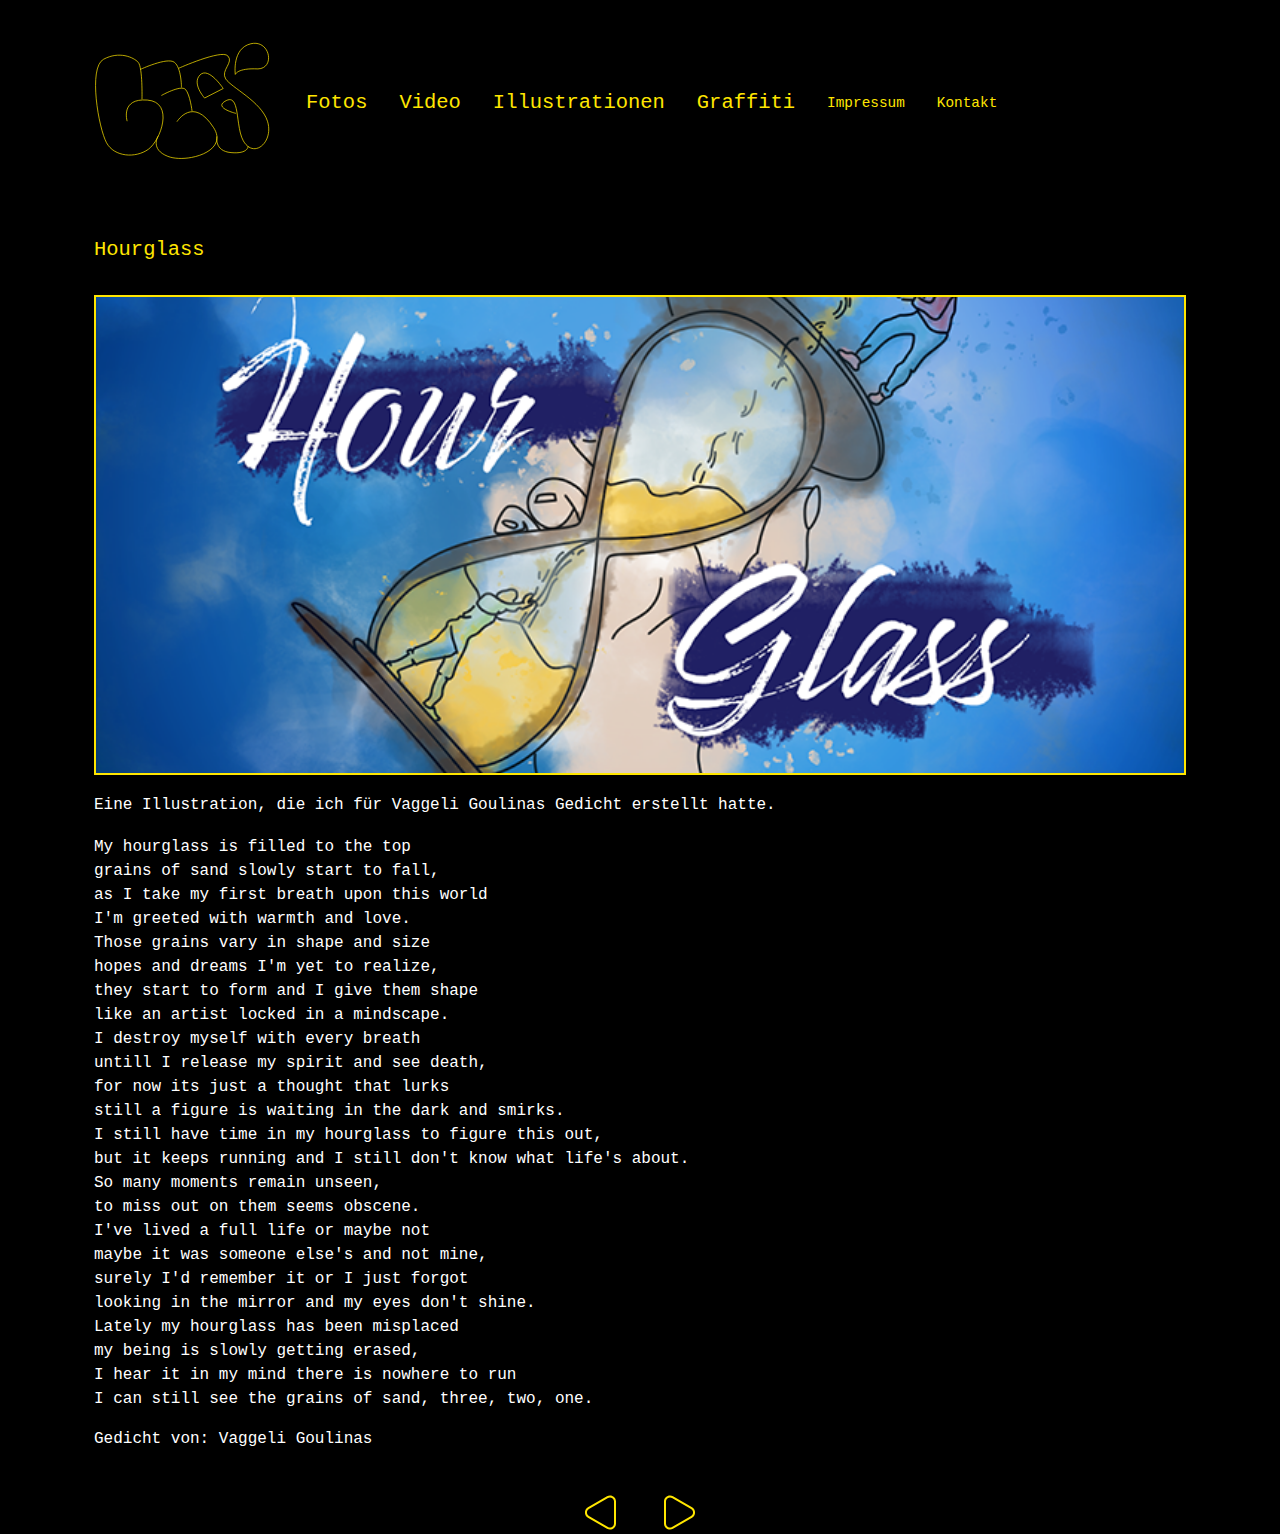
<file: Hourglass.html>
<!DOCTYPE html>
<html lang="de">
<head>
    <meta charset="UTF-8">
    <meta name="viewport" content="width=device-width, initial-scale=1.0">
    <link rel="stylesheet" href="./css/bootstrap.css">
    <link rel="stylesheet" href="./style.css">
    <script src="./js/bootstrap.min.js"></script>
    <script src="app.js" defer></script>
    <link rel="icon" type="image/x-icon" href="/svg/Favicon_logo.svg">
    <title>Lights up</title>
</head>
<body class="container-sm container-md  container-l container-lg container-xl container-xxl ">
  <nav class="navbar navbar-expand-lg d-dm-none sticky-top">
    <div class="container-fluid">
      <a class="navbar-brand" href="index.html"><img src="/svg/Logo.svg" class="img-fluid Logo-resize"></a>
      <button class="navbar-toggler collapsed" type="button" data-bs-target="#navbarNav" data-bs-toggle="collapse" data-bs-target="#navbarToggleExternalContent" aria-controls="navbarToggleExternalContent" aria-expanded="false" aria-label="Toggle navigation">
        <span class="toggler-icon top-bar "></span>
        <span class="toggler-icon middle-bar "></span>
        <span class="toggler-icon bottom-bar"></span>
      </button>
      <div class="collapse navbar-collapse" id="navbarNav">
        <ul class="navbar-nav">
          <li class="nav-item">
            <a class="nav-link" aria-current="page" href="index.html#fotos">Fotos</a>
          </li>
          <li class="nav-item">
            <a class="nav-link" href="index.html#video">Video</a>
          </li>
          <li class="nav-item">
            <a class="nav-link" href="index.html#illustrationen">Illustrationen</a>
          </li>
          <li class="nav-item">
            <a class="nav-link" href="index.html#graffiti">Graffiti</a>
          </li>
          <li class="nav-item">
            <a class="nav-link" id="font-footer-size" href="impressum.html">Impressum</a>
          </li>
          <li class="nav-item">
            <a class="nav-link"  id="font-footer-size" href="kontakt.html">Kontakt</a>
          </li>
        </ul>
      </div>
    </div>
  </nav>
  <header role="header">        


    </header>
    <main>
      <div class="container-sm ">

        <p id="headline" class="h3">Hourglass</p>
        <div class="row gx gy">
        <div class="col">  
        <img src="./png/Hourglass.png"  class="img-fluid img-fluid-2 border-img" alt="Illustration mit Sanduhr" draggable="false"></a>
      
      <div class="">
        <p class="caption">Eine Illustration, die ich für Vaggeli Goulinas Gedicht erstellt hatte. 
        </p>
      
        <p>
          My hourglass is filled to the top <br>
grains of sand slowly start to fall, <br>
as I take my first breath upon this world <br>
I'm greeted with warmth and love. <br>
Those grains vary in shape and size <br>
hopes and dreams I'm yet to realize, <br>
they start to form and I give them shape <br>
like an artist locked in a mindscape. <br>

I destroy myself with every breath <br>
untill I release my spirit and see death, <br>
for now its just a thought that lurks <br>
still a figure is waiting in the dark and smirks. <br>
I still have time in my hourglass to figure this out, <br>
but it keeps running and I still don't know what life's about.<br>
So many moments remain unseen,<br>
to miss out on them seems obscene.<br>

I've lived a full life or maybe not <br>
maybe it was someone else's and not mine, <br>
surely I'd remember it or I just forgot <br>
looking in the mirror and my eyes don't shine. <br>
Lately my hourglass has been misplaced <br>
my being is slowly getting erased, <br>
I hear it in my mind there is nowhere to run <br> 
I can still see the grains of sand, three, two, one.</p>
        <p>
          Gedicht von: Vaggeli Goulinas</p>
      </div>
    </div>

    <div class="position-relative d-flex mt-4 justify-content-center align-item-center">
      <a href="Car-Tshirt-design.html">
        <img src="./svg/arrow_left.svg" alt="arrow_left">
      </a>
      <a href="Himbeer-cocktail.html">
        <img src="./svg/arrow_right.svg" class="ms-5" alt="arrow_right">
      </a>
      </div>
 
    </main>
</body>
</html>
</file>
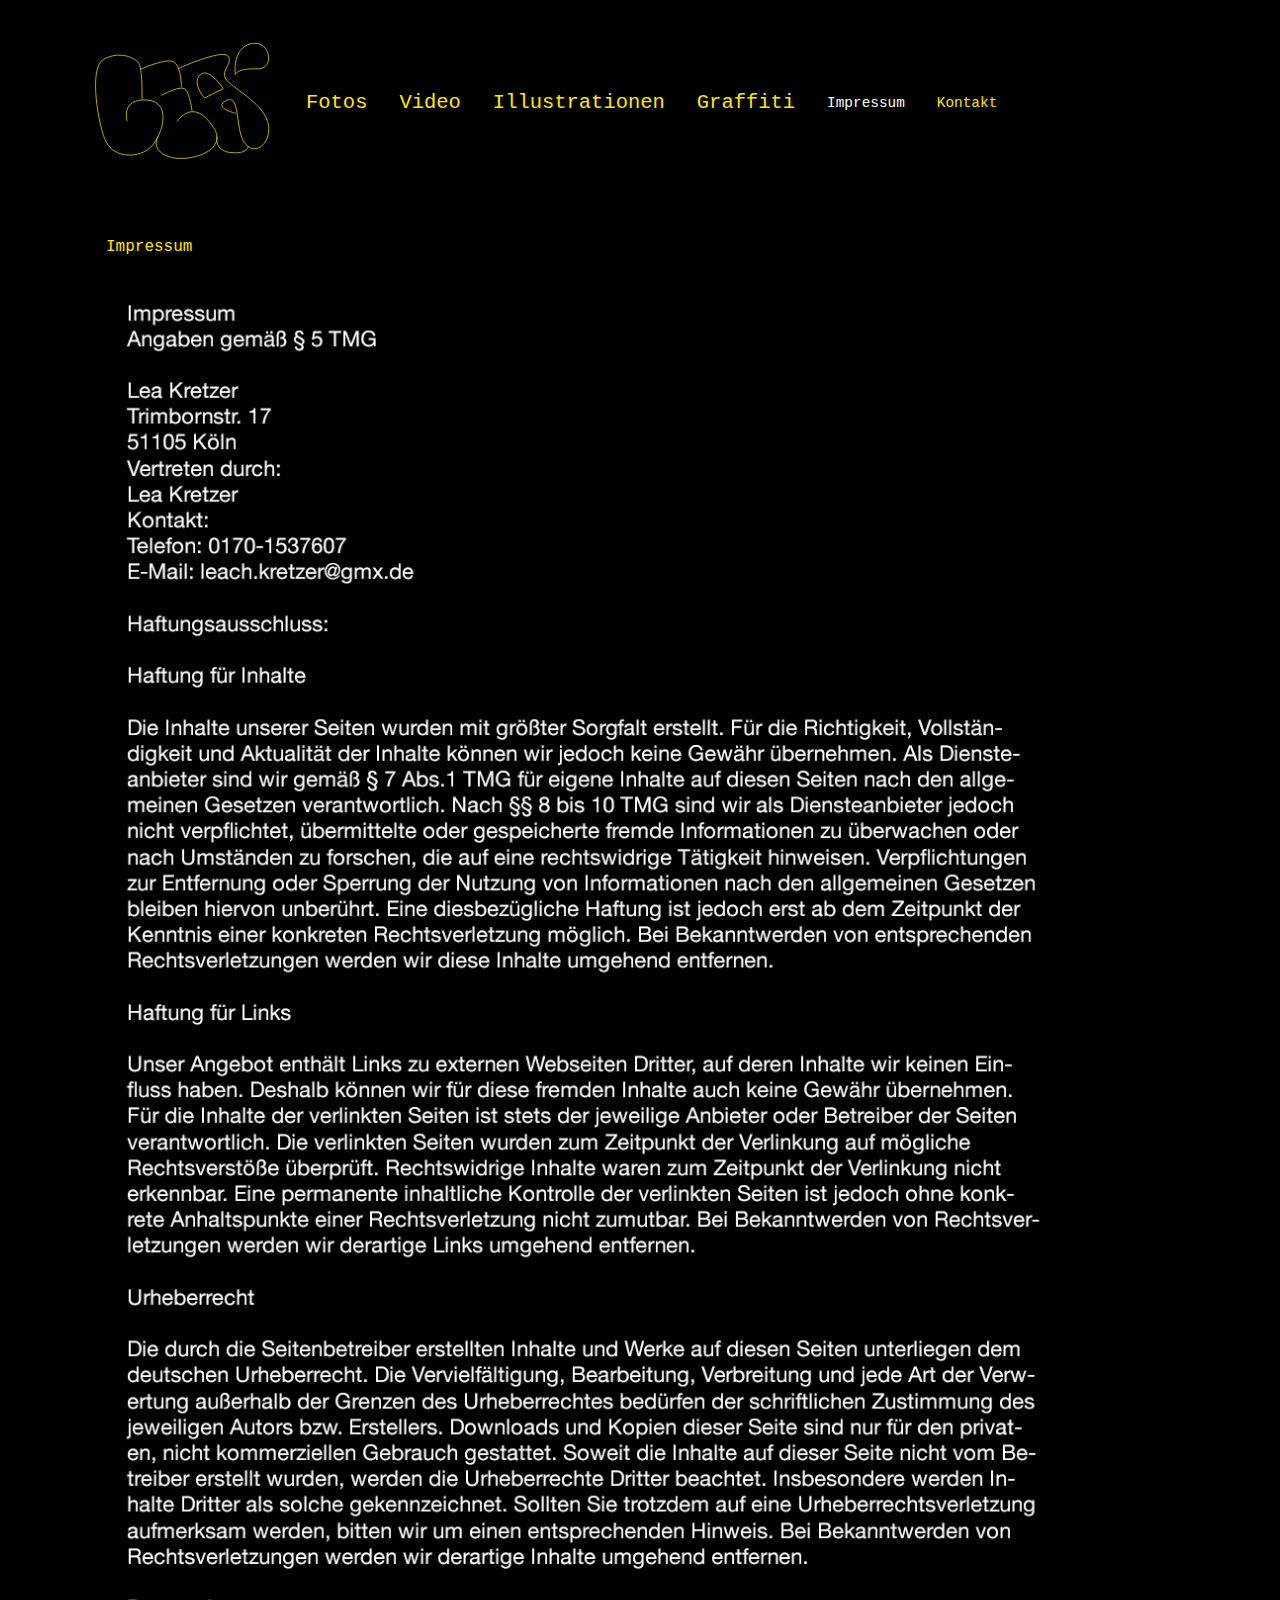
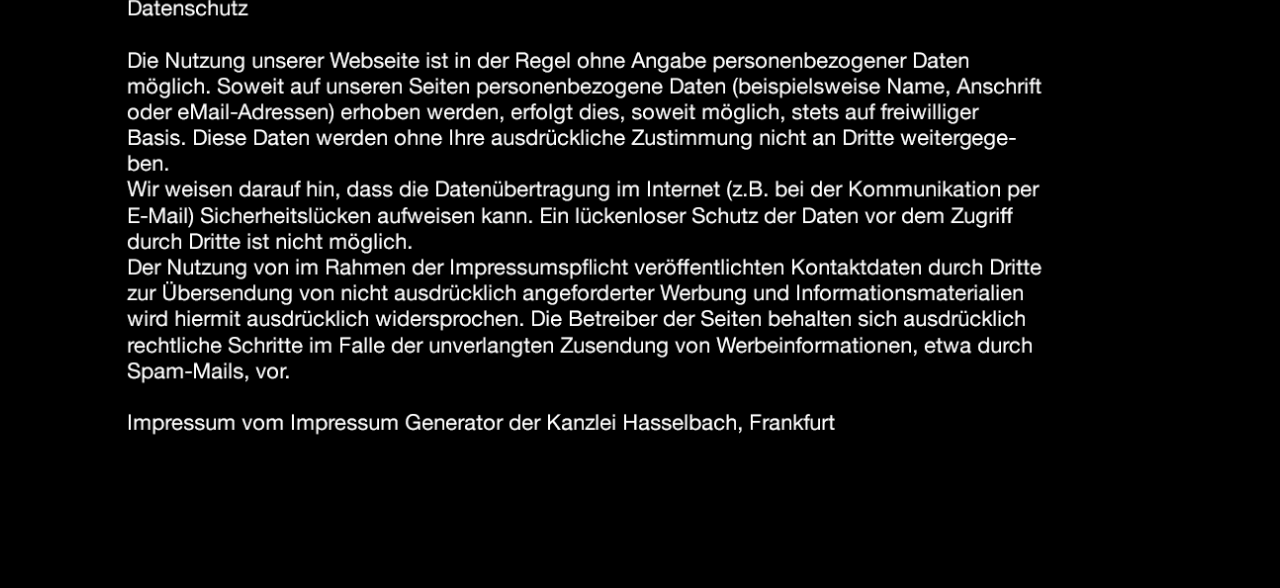
<file: impressum.html>
<!DOCTYPE html>
<html lang="de">
<head>
    <meta charset="UTF-8">
    <meta name="viewport" content="width=device-width, initial-scale=1.0">
    <link rel="stylesheet" href="./css/bootstrap.css">
    <link rel="stylesheet" href="./style.css">
    <script src="./js/bootstrap.min.js"></script>
    <script src="app.js" defer></script>
    <link rel="icon" type="image/x-icon" href="/svg/Favicon_logo.svg">
    <title>Lights up</title>
</head>
<body class="container-sm container-md  container-l container-lg container-xl container-xxl ">
  <header role="header">        
    <nav class="navbar navbar-expand-lg d-dm-none">
      <div class="container-fluid">
        <a class="navbar-brand" href="index.html"><img src="/svg/Logo.svg" class="img-fluid Logo-resize"></a>
        <button class="navbar-toggler collapsed" type="button" data-bs-target="#navbarNav" data-bs-toggle="collapse" data-bs-target="#navbarToggleExternalContent" aria-controls="navbarToggleExternalContent" aria-expanded="false" aria-label="Toggle navigation">
          <span class="toggler-icon top-bar "></span>
          <span class="toggler-icon middle-bar "></span>
          <span class="toggler-icon bottom-bar"></span>
        </button>
        <div class="collapse navbar-collapse" id="navbarNav">
          <ul class="navbar-nav">
            <li class="nav-item">
              <a class="nav-link" aria-current="page" href="index.html#fotos">Fotos</a>
            </li>
            <li class="nav-item">
              <a class="nav-link" href="index.html#video">Video</a>
            </li>
            <li class="nav-item">
              <a class="nav-link" href="index.html#illustrationen">Illustrationen</a>
            </li>
            <li class="nav-item">
              <a class="nav-link" href="index.html#graffiti">Graffiti</a>
            </li>
            <li class="nav-item">
              <a class="nav-link active" id="font-footer-size" href="impressum.html">Impressum</a>
            </li>
            <li class="nav-item">
              <a class="nav-link"  id="font-footer-size" href="kontakt.html">Kontakt</a>
            </li>
          </ul>
        </div>
      </div>
    </nav>

    </header>
    <main>
      <div class="container-sm ">
        <p class="h3 container-fluid">Impressum</p>
        <img src="./png/Impressum.webp" class="impressum container-fluid">
    </main>
</body>
</html>
</file>
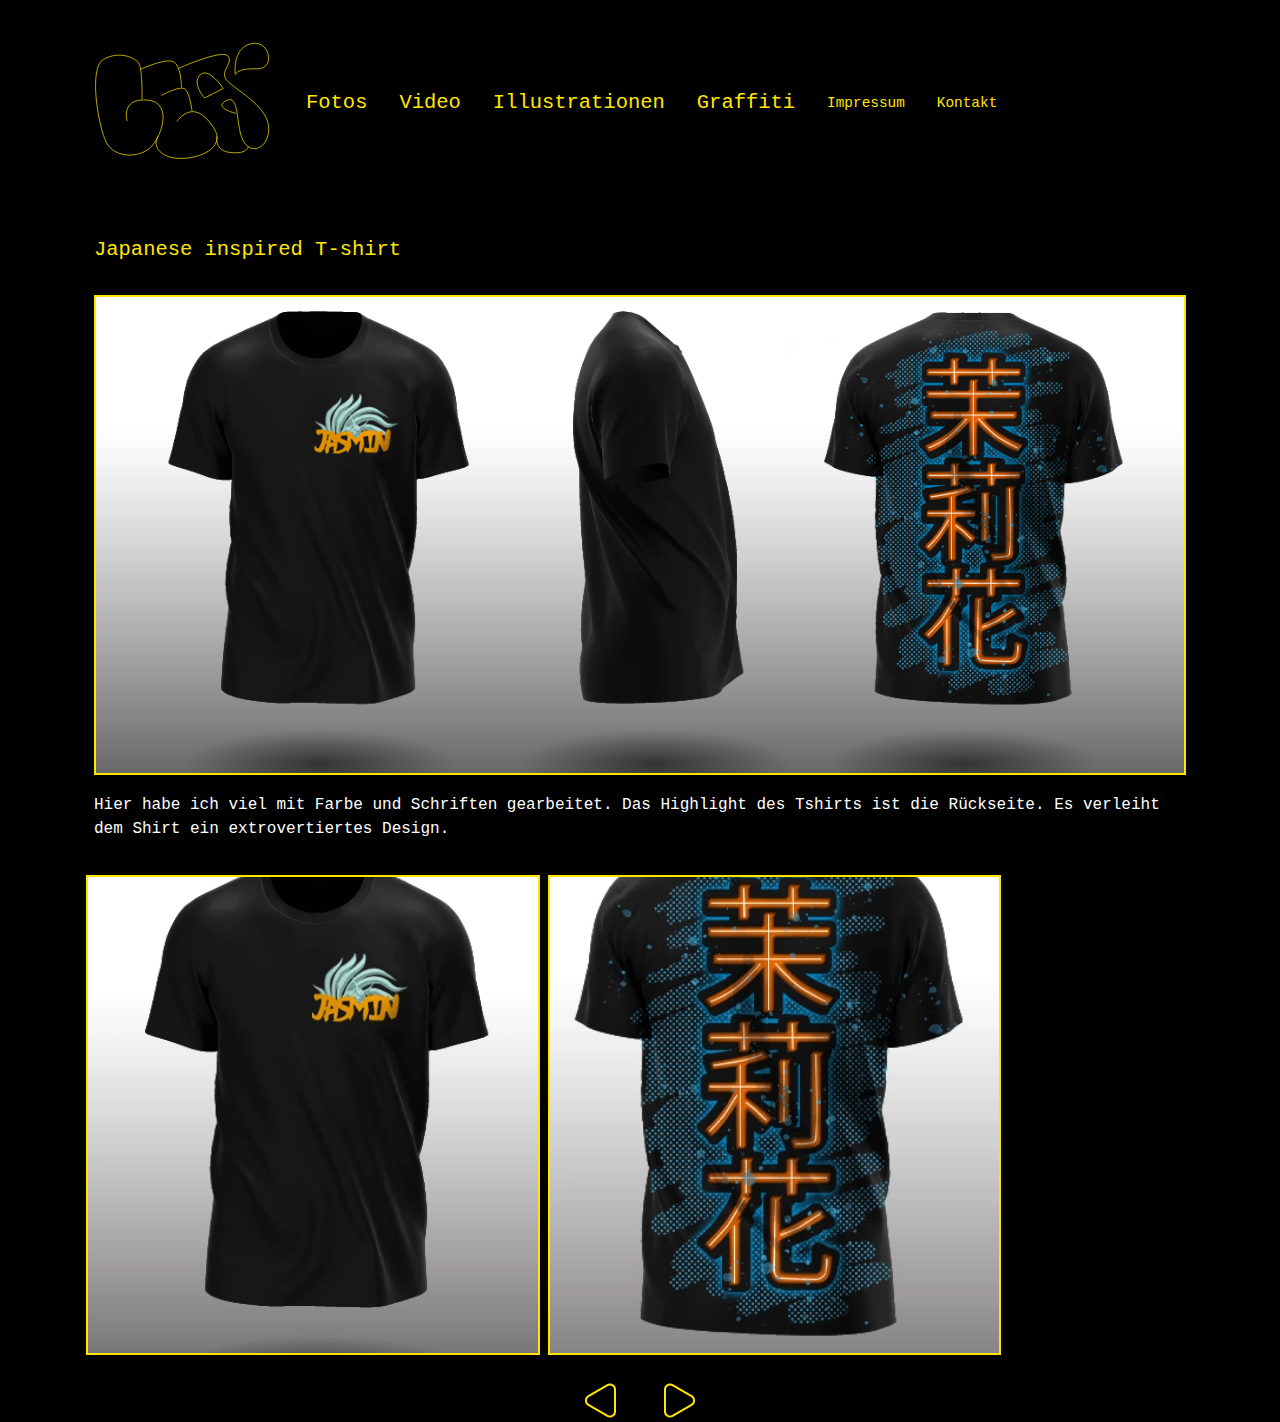
<file: Japanese-inspired-T-shirt.html>
<!DOCTYPE html>
<html lang="de">
<head>
    <meta charset="UTF-8">
    <meta name="viewport" content="width=device-width, initial-scale=1.0">
    <link rel="stylesheet" href="./css/bootstrap.css">
    <link rel="stylesheet" href="./style.css">
    <script src="./js/bootstrap.min.js"></script>
    <script src="app.js" defer></script>
    <link rel="icon" type="image/x-icon" href="/svg/Favicon_logo.svg">
    <title>Lights up</title>
</head>
<body class="container-sm container-md  container-l container-lg container-xl container-xxl ">
  <nav class="navbar navbar-expand-lg d-dm-none sticky-top">
    <div class="container-fluid">
      <a class="navbar-brand" href="index.html"><img src="/svg/Logo.svg" class="img-fluid Logo-resize"></a>
      <button class="navbar-toggler collapsed" type="button" data-bs-target="#navbarNav" data-bs-toggle="collapse" data-bs-target="#navbarToggleExternalContent" aria-controls="navbarToggleExternalContent" aria-expanded="false" aria-label="Toggle navigation">
        <span class="toggler-icon top-bar "></span>
        <span class="toggler-icon middle-bar "></span>
        <span class="toggler-icon bottom-bar"></span>
      </button>
      <div class="collapse navbar-collapse" id="navbarNav">
        <ul class="navbar-nav">
          <li class="nav-item">
            <a class="nav-link" aria-current="page" href="index.html#fotos">Fotos</a>
          </li>
          <li class="nav-item">
            <a class="nav-link" href="index.html#video">Video</a>
          </li>
          <li class="nav-item">
            <a class="nav-link" href="index.html#illustrationen">Illustrationen</a>
          </li>
          <li class="nav-item">
            <a class="nav-link" href="index.html#graffiti">Graffiti</a>
          </li>
          <li class="nav-item">
            <a class="nav-link" id="font-footer-size" href="impressum.html">Impressum</a>
          </li>
          <li class="nav-item">
            <a class="nav-link"  id="font-footer-size" href="kontakt.html">Kontakt</a>
          </li>
        </ul>
      </div>
    </div>
  </nav>
  <header role="header">        


    </header>
    <main>
      <div class="container-sm ">

        <p id="headline" class="h3">Japanese inspired T-shirt</p>
        <div class="row gx gy">
        <div class="col">  
        <img src="./png/Jasmin design_Tshirt.png"  class="img-fluid img-fluid-2 border-img" alt="Tshirt Design" draggable="false"></a>
      
      <div class="">
        <p class="caption">
          Hier habe ich viel mit Farbe und Schriften gearbeitet. 
          Das Highlight des Tshirts ist die Rückseite. Es verleiht dem Shirt ein extrovertiertes Design. 

          </p>
      </div>
        </div>

        <div class="row  gx-2  gy-2 align-item-start justify-content-start container-sm container-md container-l container-xxl">
          <div class="col-5 ">
            <img src="./png/Jasmin design_Tshirt_1.webp"  class="img-fluid img-fluid-2 border-img" alt="Tshirt Design" draggable="false"></a>
          </div>
          <div class="col-5 ">
            <img src="./png/Jasmin design_Tshirt_2.webp"  class="img-fluid img-fluid-2 border-img" alt="Tshirt Design" draggable="false"></a>
          </div>
       
          </div>


        
        </div>
        <div class="position-relative mt-4 d-flex justify-content-center align-item-center">
          <a href="apex-video.html">
            <img src="./svg/arrow_left.svg" alt="arrow_left">
          </a>
          <a href="Car-Tshirt-design.html">
            <img src="./svg/arrow_right.svg" class="ms-5" alt="arrow_right">
          </a>
          </div>
    </main>
</body>
</html>
</file>
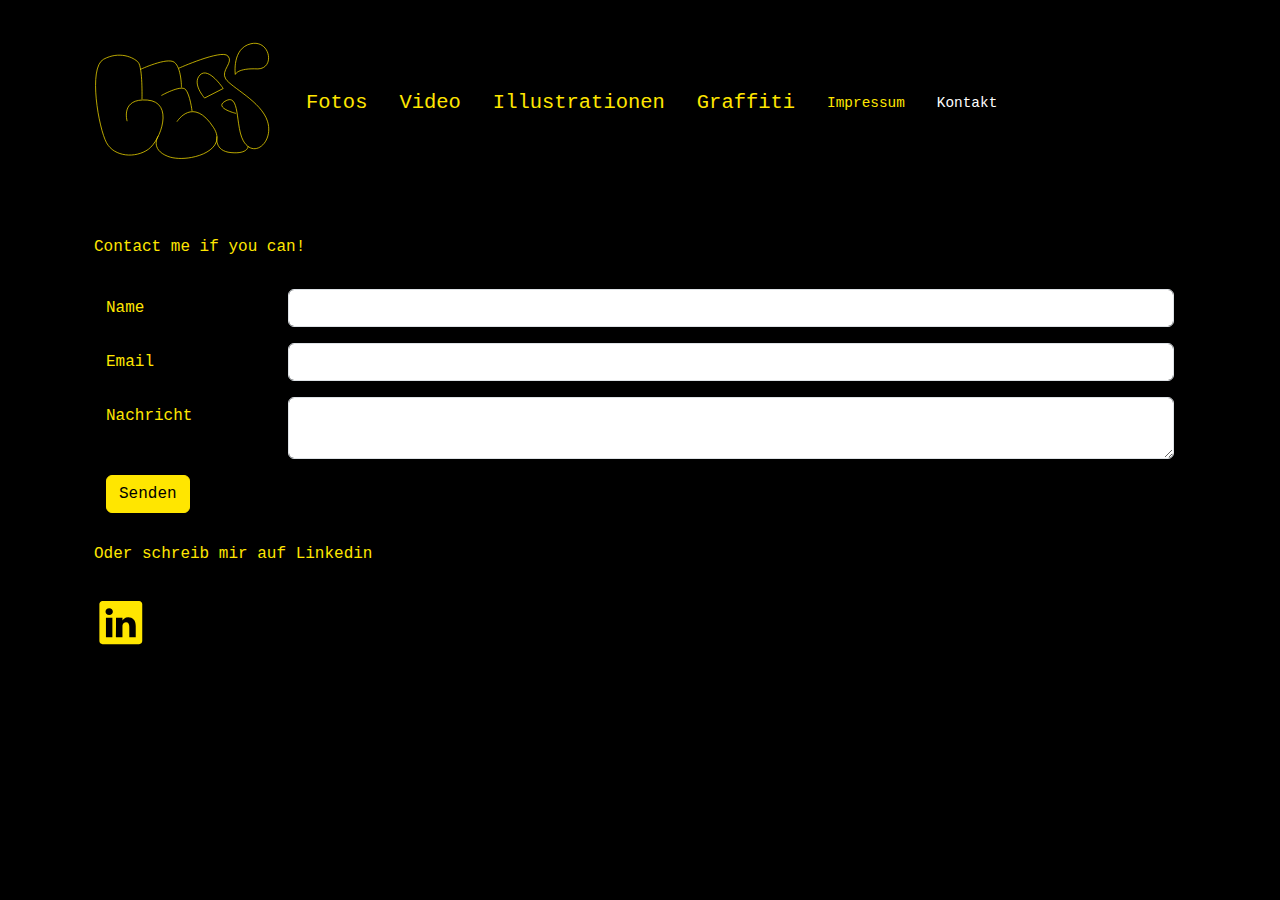
<file: kontakt.html>
<!DOCTYPE html>
<html lang="de">
<head>
    <meta charset="UTF-8">
    <meta name="viewport" content="width=device-width, initial-scale=1.0">
    <link rel="stylesheet" href="./css/bootstrap.css">
    <link rel="stylesheet" href="./style.css">
    <script src="./js/bootstrap.min.js"></script>
    <script src="app.js" defer></script>
    <link rel="icon" type="image/x-icon" href="/svg/Favicon_logo.svg">
    <title>Lights on</title>
</head>
<body class="container-sm container-md  container-l container-lg container-xl container-xxl ">
  <header role="header">        
    <nav class="navbar navbar-expand-lg d-dm-none">
      <div class="container-fluid">
        <a class="navbar-brand" href="index.html"><img src="/svg/Logo.svg" class="img-fluid Logo-resize"></a>
        <button class="navbar-toggler collapsed" type="button" data-bs-target="#navbarNav" data-bs-toggle="collapse" data-bs-target="#navbarToggleExternalContent" aria-controls="navbarToggleExternalContent" aria-expanded="false" aria-label="Toggle navigation">
          <span class="toggler-icon top-bar "></span>
          <span class="toggler-icon middle-bar "></span>
          <span class="toggler-icon bottom-bar"></span>
        </button>
        <div class="collapse navbar-collapse" id="navbarNav">
          <ul class="navbar-nav">
            <li class="nav-item">
              <a class="nav-link" aria-current="page" href="index.html#fotos">Fotos</a>
            </li>
            <li class="nav-item">
              <a class="nav-link" href="index.html#video">Video</a>
            </li>
            <li class="nav-item">
              <a class="nav-link" href="index.html#illustrationen">Illustrationen</a>
            </li>
            <li class="nav-item">
              <a class="nav-link" href="index.html#graffiti">Graffiti</a>
            </li>
            <li class="nav-item">
              <a class="nav-link" id="font-footer-size" href="impressum.html">Impressum</a>
            </li>
            <li class="nav-item">
              <a class="nav-link active"  id="font-footer-size" href="kontakt.html">Kontakt</a>
            </li>
          </ul>
        </div>
      </div>
    </nav>

    </header>
    <main>
      <div class="container-sm">
        <p class="h3">Contact me if you can!</p>
        <form class="container-fluid" action="contactform.php" method="post">
            <div class="row mb-3">
                <label for="inputName" class="col-sm-2 col-form-label">Name</label>
                <div class="col-sm-10">
                  <input type="name" name="name" class="form-control" id="inputName" required>
                </div>
              </div>
            <div class="row mb-3">
              <label for="inputEmail3" class="col-sm-2 col-form-label">Email</label>
              <div class="col-sm-10">
                <input type="email" class="form-control" name="mail" id="inputEmail3" required>
              </div>
            </div>
            <div class="row mb-3">
              <label for="inputMessage" class="col-sm-2 col-form-label">Nachricht</label>
              <div class="col-sm-10">
                <textarea name="message" class="form-control" aria-label="With textarea" required></textarea>

              </div>
            </div>
            <button type="submit" name="submit" class="btn btn-primary">Senden</button>
          </form>

          <p class="h3">Oder schreib mir auf Linkedin</p>
          <a href="https://www.linkedin.com/in/lea-kretzer-4a6579209?utm_source=share&utm_campaign=share_via&utm_content=profile&utm_medium=android_app" target="_blank" rel="noreferrer noopener">
          <img src="svg/LinkedIn_Logo.svg"  class="ms-1 mt-1 image-fluid image-fluid-2 Linkedin-logo" alt="Linkedin Logo">
          </a>

        </div>

    </main>
</body>
</html>
</file>
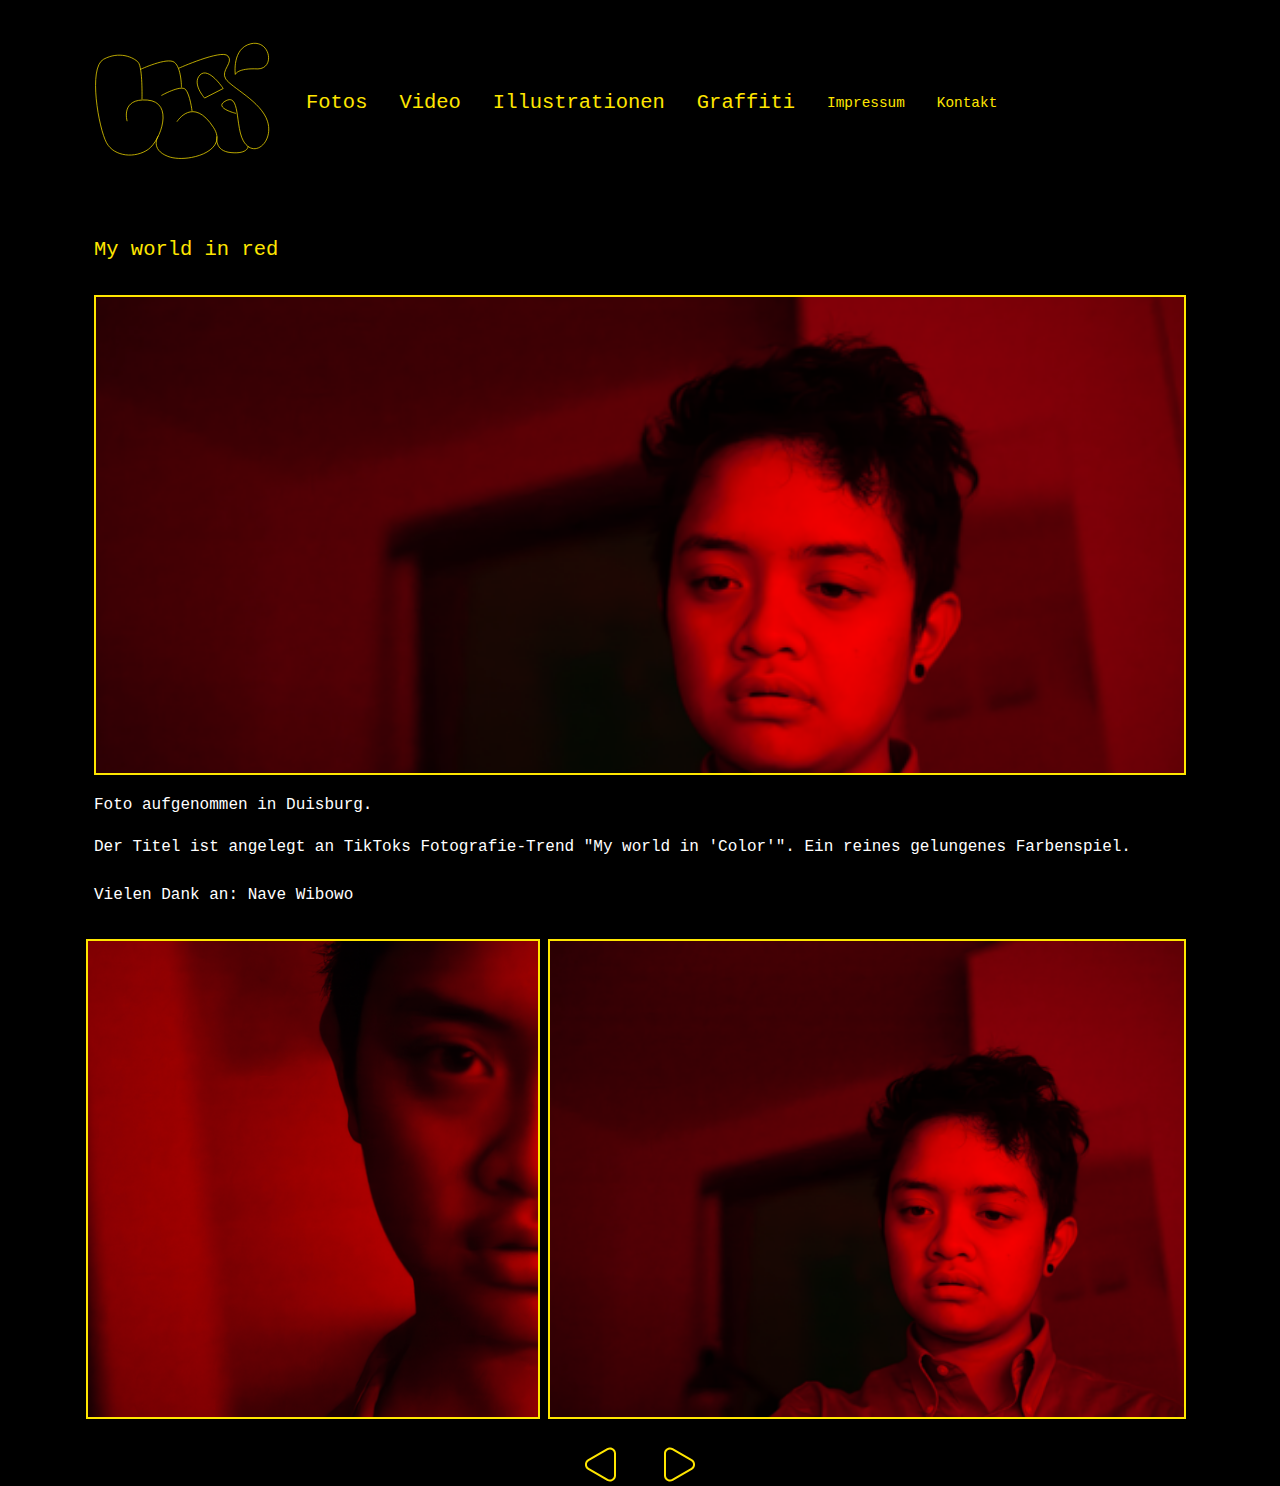
<file: My-world-is-red.html>
<!DOCTYPE html>
<html lang="de">
<head>
    <meta charset="UTF-8">
    <meta name="viewport" content="width=device-width, initial-scale=1.0">
    <link rel="stylesheet" href="./css/bootstrap.css">
    <link rel="stylesheet" href="./style.css">
    <script src="./js/bootstrap.min.js"></script>
    <script src="app.js" defer></script>
    <link rel="icon" type="image/x-icon" href="/svg/Favicon_logo.svg">
    <title>Lights up</title>
</head>
<body class="container-sm container-md  container-l container-lg container-xl container-xxl ">
  <nav class="navbar navbar-expand-lg d-dm-none sticky-top">
    <div class="container-fluid">
      <a class="navbar-brand" href="index.html"><img src="/svg/Logo.svg" class="img-fluid Logo-resize"></a>
      <button class="navbar-toggler collapsed" type="button" data-bs-target="#navbarNav" data-bs-toggle="collapse" data-bs-target="#navbarToggleExternalContent" aria-controls="navbarToggleExternalContent" aria-expanded="false" aria-label="Toggle navigation">
        <span class="toggler-icon top-bar "></span>
        <span class="toggler-icon middle-bar "></span>
        <span class="toggler-icon bottom-bar"></span>
      </button>
      <div class="collapse navbar-collapse" id="navbarNav">
        <ul class="navbar-nav">
          <li class="nav-item">
            <a class="nav-link" aria-current="page" href="index.html#fotos">Fotos</a>
          </li>
          <li class="nav-item">
            <a class="nav-link" href="index.html#video">Video</a>
          </li>
          <li class="nav-item">
            <a class="nav-link" href="index.html#illustrationen">Illustrationen</a>
          </li>
          <li class="nav-item">
            <a class="nav-link" href="index.html#graffiti">Graffiti</a>
          </li>
          <li class="nav-item">
            <a class="nav-link" id="font-footer-size" href="impressum.html">Impressum</a>
          </li>
          <li class="nav-item">
            <a class="nav-link"  id="font-footer-size" href="kontakt.html">Kontakt</a>
          </li>
        </ul>
      </div>
    </div>
  </nav>
  <header role="header">        


    </header>
    <main>
      <div class="container-sm ">

        <p id="headline" class="h3">My world in red</p>
        <div class="row gx gy">
        <div class="col">  
        <img src="./png/Nave_2_Rotes-licht.png"  class="img-fluid img-fluid-2 border-img" alt="Rotes Licht portrait" draggable="false"></a>
      
      <div class="">
        <p class="caption">Foto aufgenommen in Duisburg.
        </p>
      
        <p>Der Titel ist angelegt an TikToks Fotografie-Trend "My world in 'Color'". Ein reines gelungenes Farbenspiel.
          <br> 
          <br>
          Vielen Dank an: Nave Wibowo</p>
      </div>
        </div>

        <div class="row  gx-2  gy-2 align-item-start justify-content-start container-sm container-md container-l container-xxl">
          <div class="col-5 ">
            <img src="./png/Nave_3_Rotes-licht.png"  class="img-fluid img-fluid-2 border-img" alt="Rotes Licht portrait" draggable="false"></a>
          </div>
          <div class="col ">
            <img src="./png/Nave_2_Rotes-licht.png"  class="img-fluid img-fluid-2 border-img" alt="Rotes Licht portrait" draggable="false"></a>
          </div>
       
          </div>


        
        </div>
        <div class="position-relative mt-4 d-flex justify-content-center align-item-center">
          <a href="Bildstil.html">
            <img src="./svg/arrow_left.svg" alt="arrow_left">
          </a>
          <a href="Japanese-inspired-T-shirt.html">
            <img src="./svg/arrow_right.svg" class="ms-5" alt="arrow_right">
          </a>
          </div>
    </main>
</body>
</html>
</file>
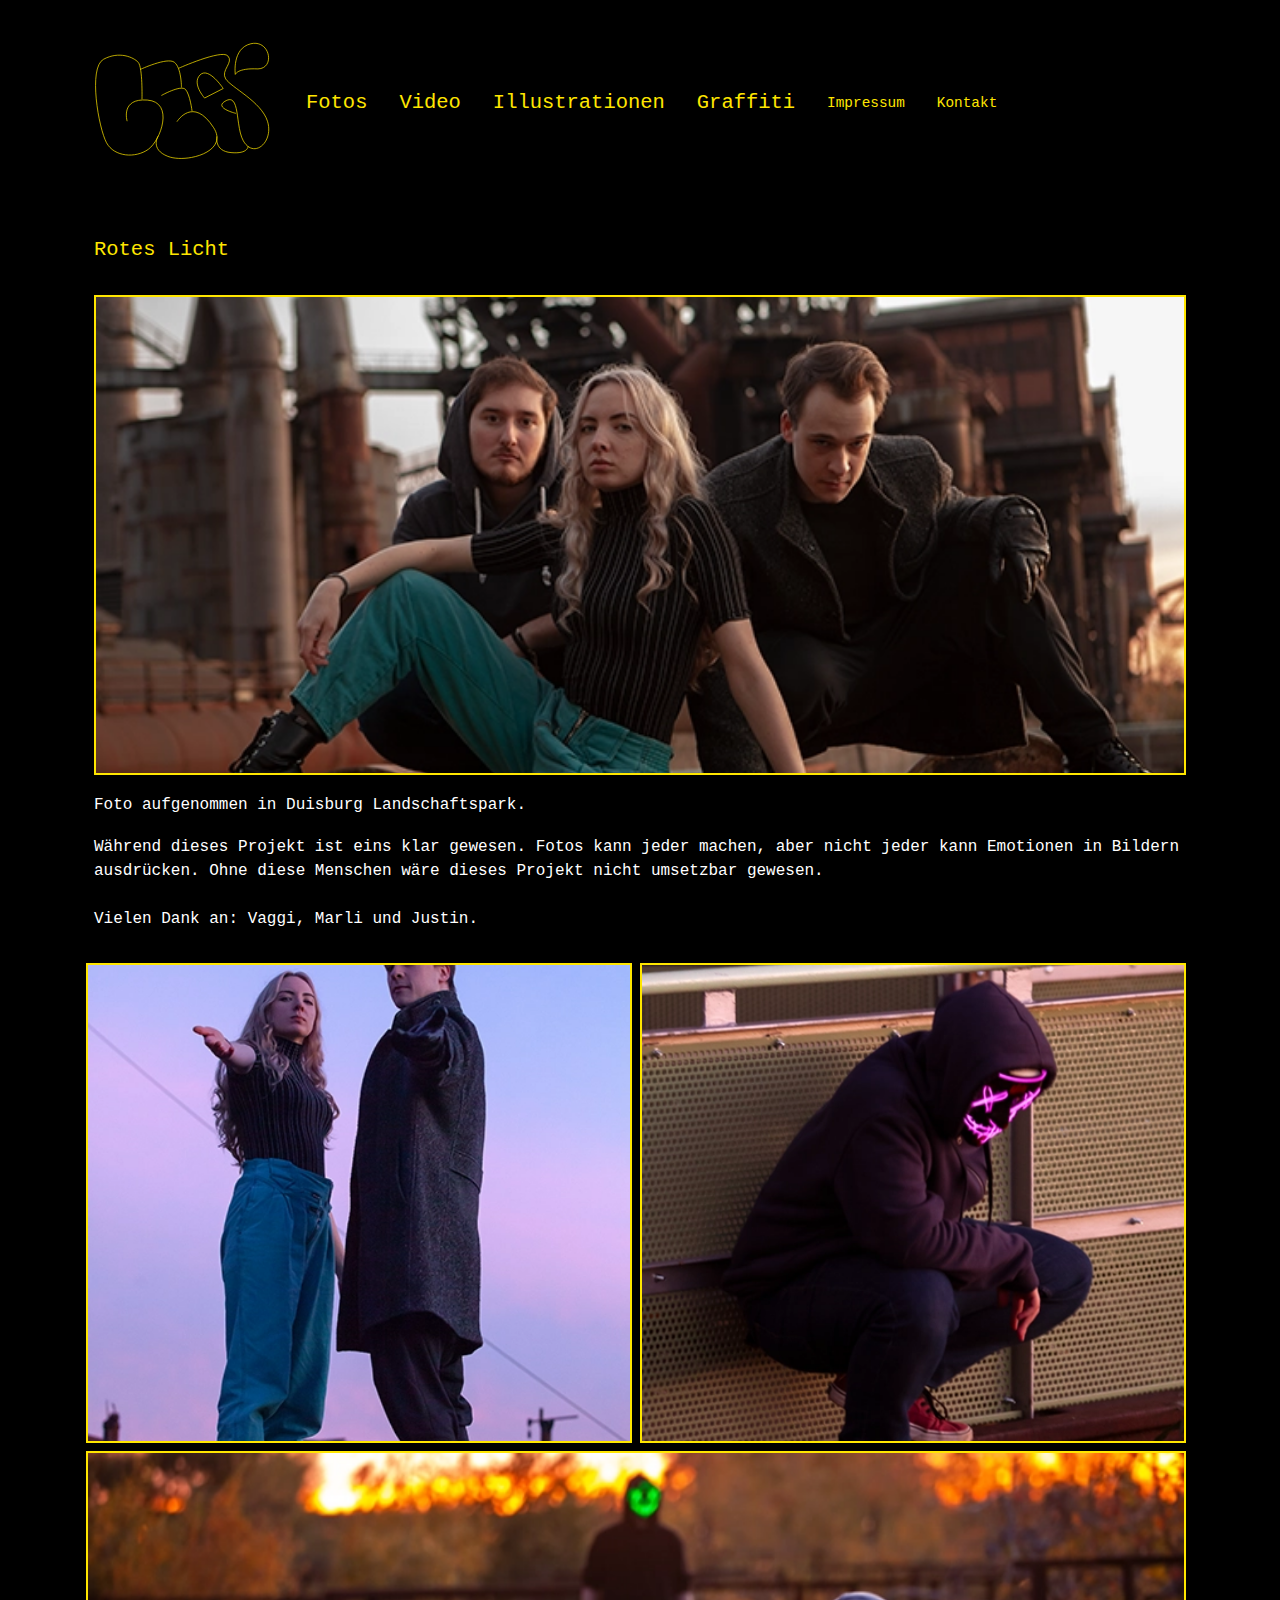
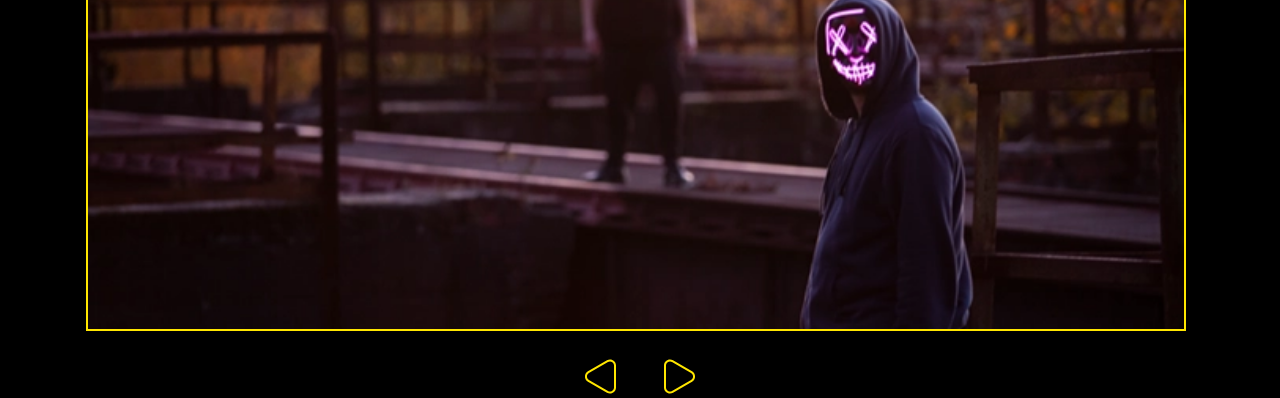
<file: rotes-licht.html>
<!DOCTYPE html>
<html lang="de">
<head>
    <meta charset="UTF-8">
    <meta name="viewport" content="width=device-width, initial-scale=1.0">
    <link rel="stylesheet" href="./css/bootstrap.css">
    <link rel="stylesheet" href="./style.css">
    <script src="./js/bootstrap.min.js"></script>
    <script src="app.js" defer></script>
    <link rel="icon" type="image/x-icon" href="/svg/Favicon_logo.svg">
    <title>Lights up</title>
</head>
<body class="container-sm container-md  container-l container-lg container-xl container-xxl ">
  <nav class="navbar navbar-expand-lg d-dm-none sticky-top">
    <div class="container-fluid">
      <a class="navbar-brand" href="index.html"><img src="/svg/Logo.svg" class="img-fluid Logo-resize"></a>
      <button class="navbar-toggler collapsed" type="button" data-bs-target="#navbarNav" data-bs-toggle="collapse" data-bs-target="#navbarToggleExternalContent" aria-controls="navbarToggleExternalContent" aria-expanded="false" aria-label="Toggle navigation">
        <span class="toggler-icon top-bar "></span>
        <span class="toggler-icon middle-bar "></span>
        <span class="toggler-icon bottom-bar"></span>
      </button>
      <div class="collapse navbar-collapse" id="navbarNav">
        <ul class="navbar-nav">
          <li class="nav-item">
            <a class="nav-link" aria-current="page" href="index.html#fotos">Fotos</a>
          </li>
          <li class="nav-item">
            <a class="nav-link" href="index.html#video">Video</a>
          </li>
          <li class="nav-item">
            <a class="nav-link" href="index.html#illustrationen">Illustrationen</a>
          </li>
          <li class="nav-item">
            <a class="nav-link" href="index.html#graffiti">Graffiti</a>
          </li>
          <li class="nav-item">
            <a class="nav-link" id="font-footer-size" href="impressum.html">Impressum</a>
          </li>
          <li class="nav-item">
            <a class="nav-link"  id="font-footer-size" href="kontakt.html">Kontakt</a>
          </li>
        </ul>
      </div>
    </div>
  </nav>
  <header role="header">        


    </header>
    <main>
      <div class="container-sm ">


        <p id="headline" class="h3">Rotes Licht</p>
        <div class="row gx gy">
        <div class="col">

        <img src="./png/Gang.webp"  class="img-fluid img-fluid-2 border-img position-relative" alt="Portrait Menschen Landschaftspark" draggable="false"></a>
          


      <div class="">
        <p class="caption">Foto aufgenommen in Duisburg Landschaftspark.
        </p>
      
        <p>Während dieses Projekt ist eins klar gewesen. Fotos kann jeder machen, aber nicht jeder kann Emotionen in Bildern ausdrücken. 
          Ohne diese Menschen wäre dieses Projekt nicht umsetzbar gewesen.
          <br> 
          <br>
          Vielen Dank an: Vaggi, Marli und Justin.</p>
      </div>
        </div>

        <div class="row  gx-2  gy-2 align-item-start justify-content-start container-sm container-md container-l container-xxl">
          <div class="col ">
            <img src="./png/Sekte.webp"  class="img-fluid img-fluid-2 border-img" alt="Zwei Menschen reichen die Hand" draggable="false"></a>
          </div>
          <div class="col ">
            <img src="./png/lonely mask.webp"  class="img-fluid  img-fluid-2 border-img" alt="Mensch mit Maske" draggable="false"></a>
          </div>
          <div>
            <img src="./png/masked.webp"  class="img-fluid img-fluid-2 border-img" alt="Menschen mit Maske" draggable="false"></a>
          </div>


        
        </div>
        <div class="position-relative mt-4 d-flex justify-content-center align-item-center">
        <a href="Graffiti-Phoe-zwei.html">
          <img src="./svg/arrow_left.svg" alt="arrow_left">
        </a>
        <a href="Bildstil.html">
          <img src="./svg/arrow_right.svg" class="ms-5" alt="arrow_right">
        </a>
        </div>
    </main>
</body>
</html>
</file>
<file: style.css>
:root {
   --primary-color: rgb(0, 0, 0); 
   --secondary-color: rgb(255, 230, 0);
   --active-color: rgb(255, 255, 255);
}

a {
    text-decoration: none;
}

.navbar>.container, .navbar>.container-fluid, 
.navbar>.container-lg, .navbar>.container-md, 
.navbar>.container-sm, .navbar>.container-xl, 
.navbar>.container-xxl {
    display: flex;
    flex-wrap: inherit;
    align-items: center;
    justify-content: flex-end;
}

nav{
    background-color: var(--primary-color);
}
.navbar-nav .nav-link.active, .navbar-nav .nav-link.show {
    color: var(--active-color);
}

.navbar-dark, .navbar[data-bs-theme=dark] {
    --bs-navbar-color: var(--primary-color);
    --bs-navbar-hover-color: var(--primary-color);
    --bs-navbar-active-color: #fff;
    --bs-navbar-brand-color: #fff;
    --bs-navbar-brand-hover-color: #fff;
    --bs-navbar-toggler-border-color: var(--secondary-color);

}
.navbar-toggler{
    background-color: var(--secondary-color);
    border-radius: 0;
    height: 40px;
    width: 50px;
    align-items: center;
}

.navbar {
    --bs-navbar-nav-link-padding-x: 1rem;
}
.nav-link {
    color: var(--secondary-color);
    transition: none;
}
.nav-link:active {
    color: var(--active-color);
}
.nav-link:focus {
    color: var(--active-color);
}

.nav-link:hover {
    color: var(--active-color);
}

#font-footer-size{
    font-size: 0.9rem;
    line-height: 2.1em;
}


.navbar-toggler {
    border: 0 !important;
}

.nav-link{
    font-size: calc(0.8rem + 0.6vw);
}


.navbar-toggler:focus,
.navbar-toggler:active,
.navbar-toggler-icon:focus {
    outline: none !important;
    box-shadow: none !important;
    border: 0 !important;
}

.toggler-icon{
    width: 30px;
    height: 3px;
    background-color: var(--primary-color);
    display: block;
    transition: all 0.2s;
}

.middle-bar{
    margin: 5px auto;
}

.navbar-toggler .top-bar {
    transform: rotate(45deg);
    transform-origin: 25% 5%;
}

.navbar-toggler .middle-bar {
    opacity: 0;
    filter: alpha(opacity=0);
}

.navbar-toggler .bottom-bar {
    transform: rotate(-45deg);
    transform-origin: 25% 5%;
}

.navbar-toggler.collapsed .top-bar {
    transform: rotate(0);
}

.navbar-toggler.collapsed .middle-bar {
    opacity: 1;
    filter: alpha(opacity=100);
}

.navbar-toggler.collapsed .bottom-bar {
    transform: rotate(0);
}

.navbar-toggler.collapsed .toggler-icon {
    background-color: var(--primary-color);
}


body{
    background-color: var(--primary-color);
}

.border-image{
    border-bottom: solid 2px var(--secondary-color);
    border-top: solid 2px var(--secondary-color);
    
}


.card-text{
    color: var(--primary-color);
    align-items: end;
}

p{
    font-size:calc(5rem + 0.6vw);

}


.container-gradient{
    width: auto;
    height: auto;
    position: relative;
}

.gradient{
    width: 100%;
    height: 100%;
    background-image: 
    linear-gradient(90deg, rgba(2,0,36,0) 0%, rgba(230,255,0,0.2) 100%);
    position: absolute;
}

.h3, h2{
    color: var(--secondary-color);
    margin: 2rem  0 2rem 0 ;

}


.wrapper .changehover{
    max-width: 1200px;
    position: relative;
}

.wrapper .carousel{
    white-space: nowrap;
    cursor: pointer;
    overflow: hidden;
    position: relative;
    scroll-behavior: smooth;
}

.carousel.dragging{
    cursor: grab;
    scroll-behavior: auto;
}

.carousel.dragging img{
    pointer-events: none;
}

.wrapper{
    position: relative;
}

.wrapper .controls{
    cursor: pointer;
    
    /*To do*/
    position: absolute;
    top: 50%;
    
    transform: translateY(-50%);
}

.wrapper .controls:first-child{
    left:-10px;
}

.wrapper .controls:last-child{
    right: -10px;
}


.carousel img{
    height: 300px;
    object-fit:cover;
    margin-left: 14px;
}



.none-active {
    border: solid 2px var(--secondary-color);
}
 

.carousel:first-child{
    margin-left: 0px;
}

/* To do */
@media screen and (max-width:900px) {
    .carousel img{
        width: calc(100% /3);
    }
}

@media screen and (max-width:550px) {
    .carousel img{
        width: calc(100% /3);
    }
}

.controls{
    z-index: 1;
}

.none-active{
    filter: blur(5px);
}

.active{
    filter: none;
}


#illustrationen, #video, #fotos, #graffiti {
    scroll-behavior: smooth;
}


.content{
    display: contents;
}

/*DESKTOP VERSIONEN*/

#textFlow, #fotos, #video, #illustrationen, #graffiti, #headline{
    font-size: calc(0.8rem + 0.6vw);
}

.cut-img{
    height: 20vh;
    object-fit: cover;
}

/*NAVBAR*/

.navbar-brand{
    color: var(--secondary-color);
}

.line{
    border-top: 2px solid var(--secondary-color);
    border-bottom: 2px solid var(--secondary-color);
}

#img-lg{
    width: 50vw;
    height: 50vh;
    padding: 0px;
}
.img-container{
    position: relative;
    width: fit-content;
    overflow: hidden;
}

.img-overlay{
    top: 0;
    left: 0;
    width: 100%;
    height: 100%;
    display: flex;
    align-items: center;
    justify-content: center;
    opacity: 0;
}

.img-overlay:hover{
    backdrop-filter: blur(2px);
    opacity: 1;
}

.button{
    color: var(--active-color);
    width: 200px;
    height: 40px;
    border: 2px solid var(--secondary-color);
    background-color: var(--primary-color);
    border-radius: 7px;
    padding: 5px;
    text-align: center;
    cursor: pointer;
    text-decoration: none;}

/*  --------- */

/* Unterseiten */

p {
    font-size: 2rem;
    color: var(--active-color);
}

.container-sm p {
    font-size: 1rem ;
} 

.border-img{
    border: 2px solid var(--secondary-color);
}



.caption{
    margin-top: 2vh;
    margin-bottom: 2vh;
}

.col-margin {
    margin: 1vh;
}


.img-fluid {
    object-fit: cover;
    height: calc(300vw / 15);
    width: 300vw;
}
.img-fluid-2 {
    object-fit: cover;
    height: calc(300vw / 8);
    width: 300vw;
}


/*Contact*/

.btn-primary{
    background-color: var(--secondary-color);
    color: var(--primary-color);
    border-color: var(--secondary-color) ;
}
.btn-primary:hover{
    background-color: var(--primary-color);
    color: var(--active-color);
    border-color: var(--secondary-color) ;
}

label {
    color: var(--secondary-color);
}

.Linkedin-logo{
    height: 5vh;
}
.Linkedin-logo:hover{
    opacity: 50%;
}

/*Impressum*/

.impressum{
    max-width: 100%;
}


.Logo-resize{
    height: 20vh;
    width: auto;
}
.Logo-resize:hover{
opacity: 50%;
}
</file>
